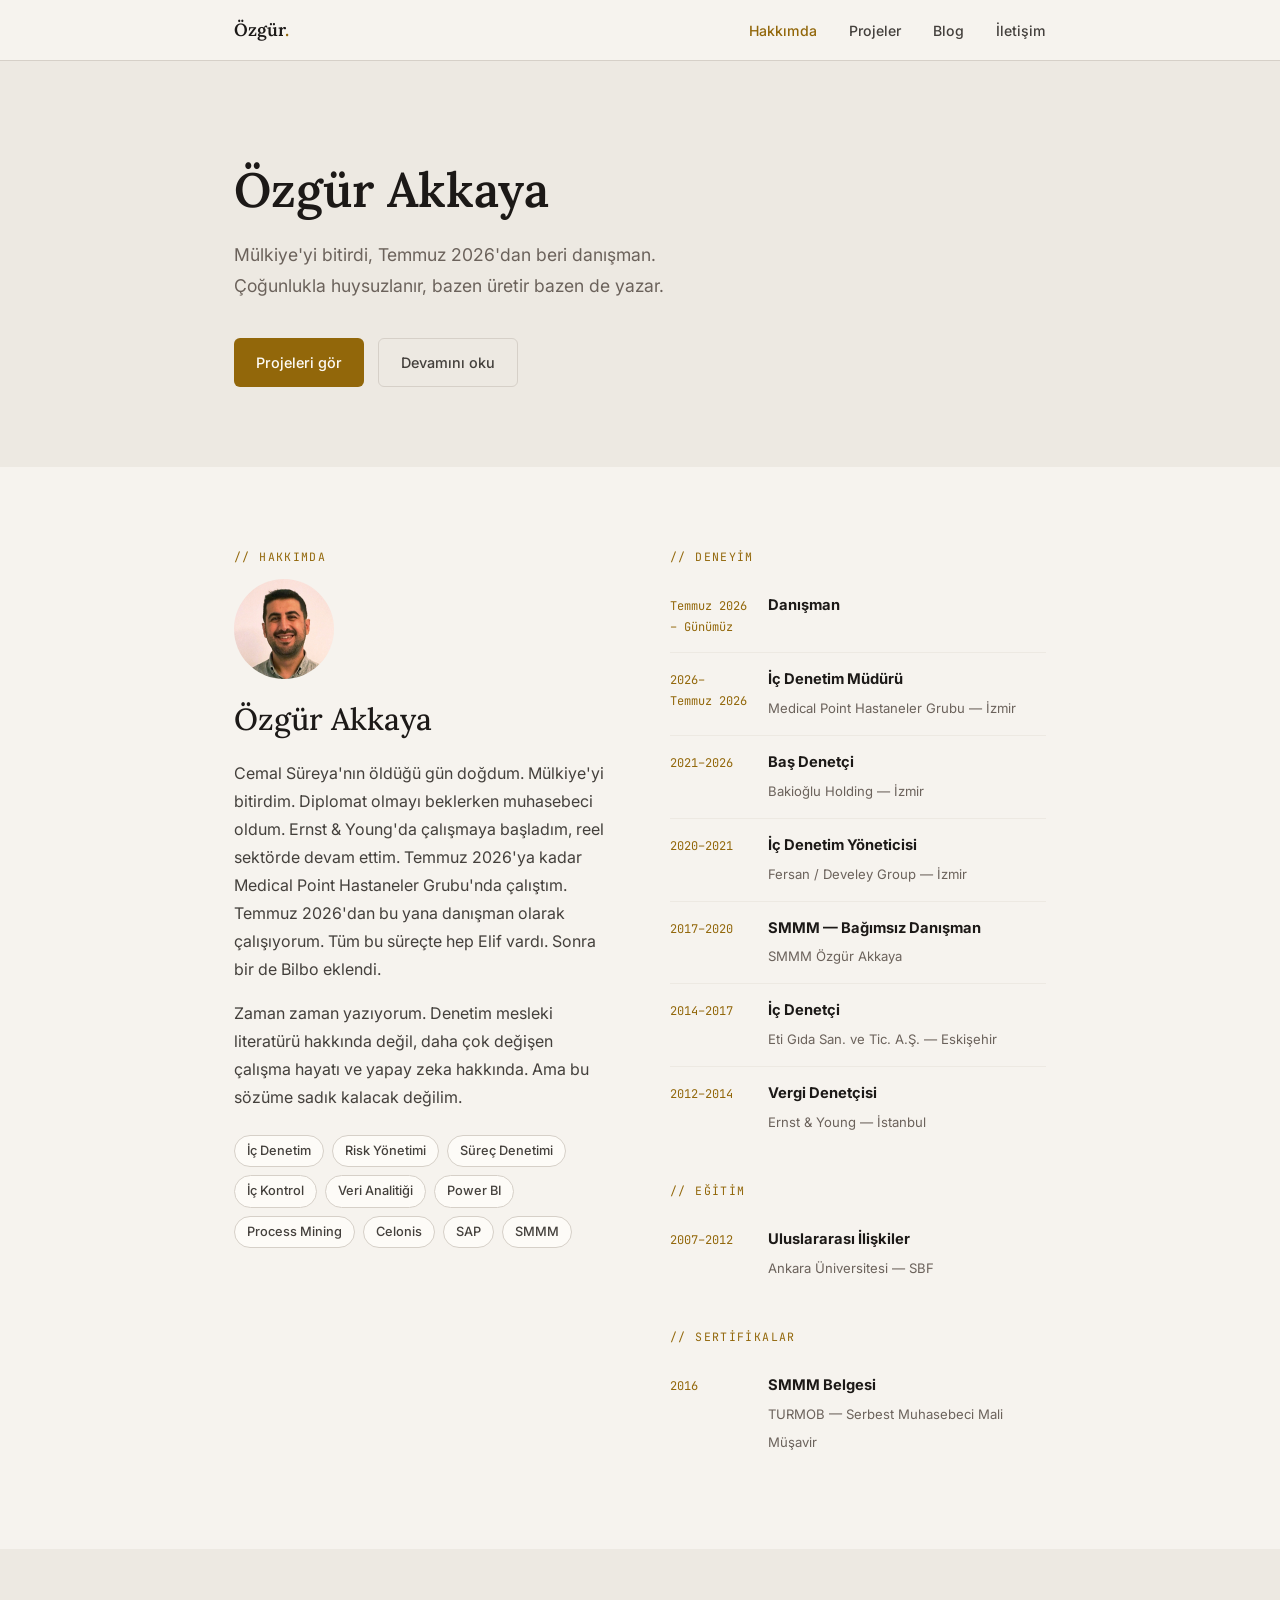
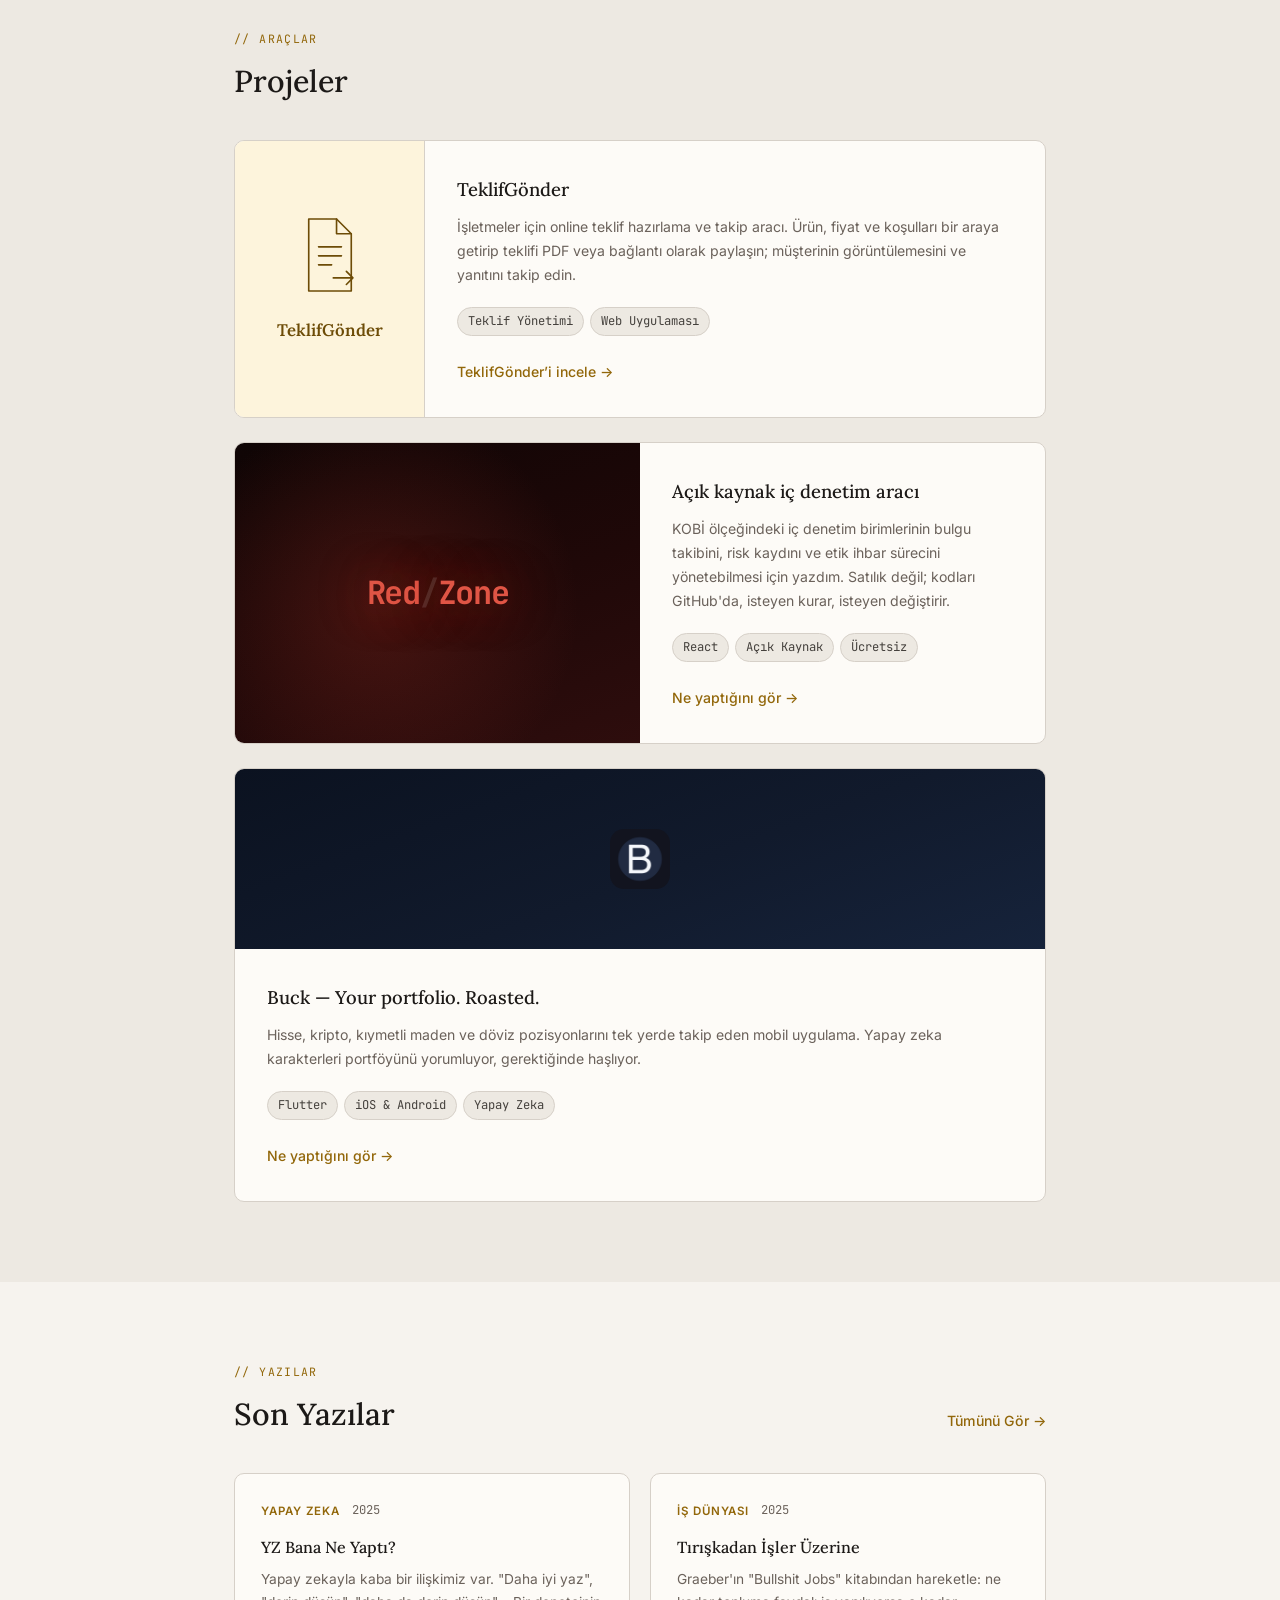
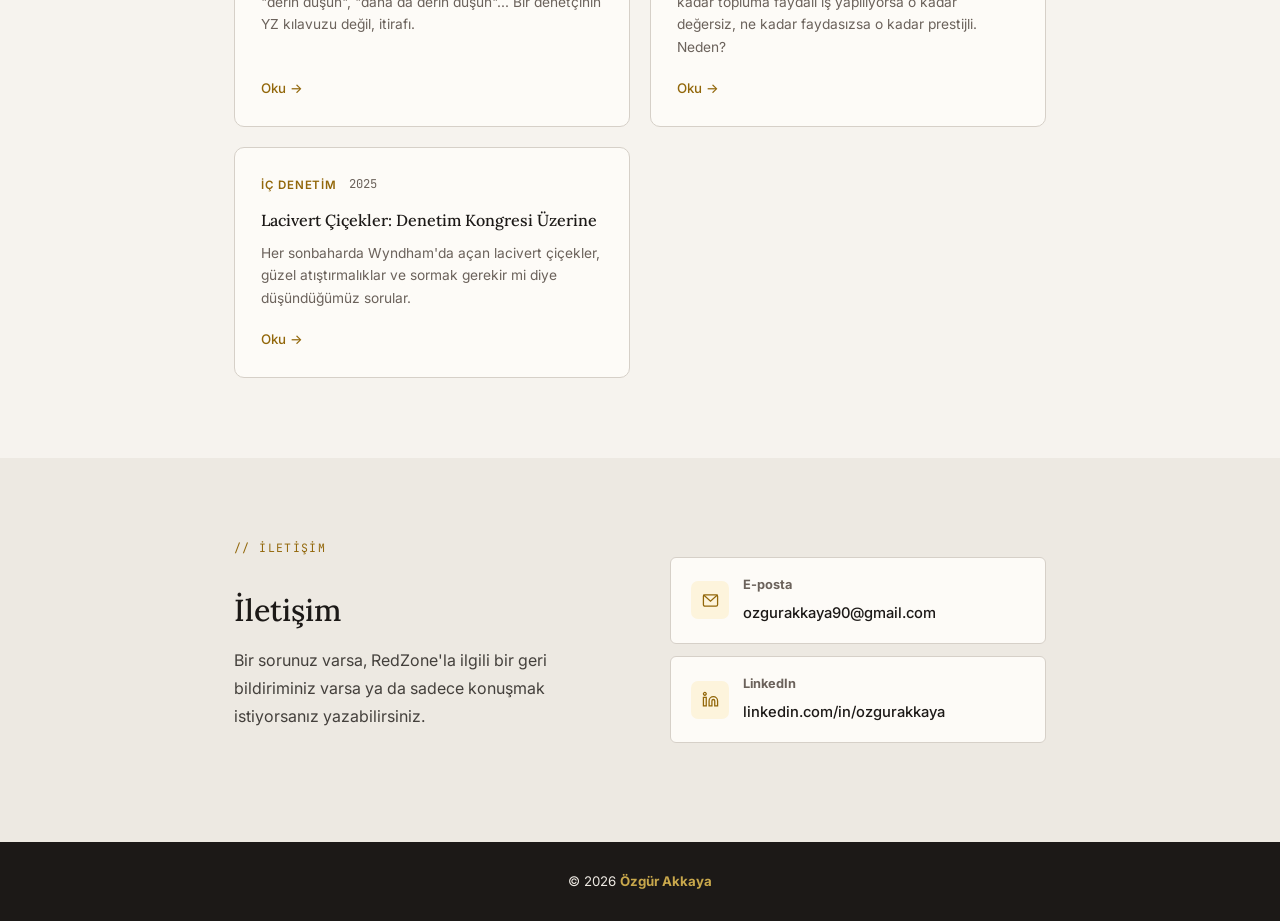
<file: index.html>
<!DOCTYPE html>
<html lang="tr">
<head>
  <meta charset="UTF-8" />
  <meta name="viewport" content="width=device-width, initial-scale=1.0" />
  <title>Özgür Akkaya, CPA — İç Denetim & Risk Yönetimi</title>
  <meta name="description" content="Özgür Akkaya, CPA — Danışman. İç denetim, risk yönetimi ve veri analitiği alanındaki deneyimi, yazıları ve projeleri." />
  <link rel="canonical" href="https://www.ozgurakkaya.net/" />
  <meta property="og:type" content="website" />
  <meta property="og:locale" content="tr_TR" />
  <meta property="og:title" content="Özgür Akkaya — Yazılar ve Projeler" />
  <meta property="og:description" content="İç denetim, çalışma hayatı ve yapay zeka üzerine yazılar; TeklifGönder, RedZone ve Buck projeleri." />
  <meta property="og:url" content="https://www.ozgurakkaya.net/" />
  <meta name="twitter:card" content="summary" />
  <link rel="stylesheet" href="css/style.css" />
</head>
<body class="home-page">
<a href="#main-content" class="skip-link">İçeriğe geç</a>

<!-- ===== NAV ===== -->
<nav aria-label="Ana gezinme">
  <div class="nav-inner">
    <a href="index.html" class="nav-logo">Özgür<span>.</span></a>
    <button type="button" class="hamburger" id="hamburger" aria-label="Menüyü aç" aria-expanded="false" aria-controls="navLinks">
      <span></span><span></span><span></span>
    </button>
    <ul class="nav-links" id="navLinks">
      <li><a href="#about">Hakkımda</a></li>
      <li><a href="#projects">Projeler</a></li>
      <li><a href="blog.html">Blog</a></li>
      <li><a href="#contact" class="nav-cta">İletişim</a></li>
    </ul>
  </div>
</nav>

<main id="main-content" tabindex="-1">
<!-- ===== HERO ===== -->
<section class="hero">
  <div class="container">
    <h1>
      Özgür Akkaya
    </h1>

    <p class="hero-sub">
      Mülkiye'yi bitirdi, Temmuz 2026'dan beri danışman. Çoğunlukla huysuzlanır, bazen üretir bazen de yazar.
    </p>

    <div class="hero-actions">
      <a href="#projects" class="btn btn-primary">Projeleri gör</a>
      <a href="#about" class="btn btn-outline">
        Devamını oku
      </a>
    </div>
  </div>
</section>

<!-- ===== ABOUT ===== -->
<section id="about">
  <div class="container">
    <div class="about-grid">
      <div class="about-text">
        <p class="section-label">// hakkımda</p>
        <img src="img/avatar.png" alt="Özgür Akkaya" style="width:100px; height:100px; border-radius:50%; object-fit:cover; margin-bottom:20px; display:block;" />
        <h2 style="margin-bottom:20px;">Özgür Akkaya</h2>
        <p>
          Cemal Süreya'nın öldüğü gün doğdum. Mülkiye'yi bitirdim. Diplomat olmayı beklerken
          muhasebeci oldum. Ernst &amp; Young'da çalışmaya başladım, reel sektörde devam ettim.
          Temmuz 2026'ya kadar Medical Point Hastaneler Grubu'nda çalıştım.
          Temmuz 2026'dan bu yana danışman olarak çalışıyorum. Tüm bu süreçte hep Elif vardı.
          Sonra bir de Bilbo eklendi.
        </p>
        <p style="margin-top:16px;">
          Zaman zaman yazıyorum. Denetim mesleki literatürü hakkında değil, daha çok değişen
          çalışma hayatı ve yapay zeka hakkında. Ama bu sözüme sadık kalacak değilim.
        </p>
        <div class="skill-list">
          <span class="skill-tag">İç Denetim</span>
          <span class="skill-tag">Risk Yönetimi</span>
          <span class="skill-tag">Süreç Denetimi</span>
          <span class="skill-tag">İç Kontrol</span>
          <span class="skill-tag">Veri Analitiği</span>
          <span class="skill-tag">Power BI</span>
          <span class="skill-tag">Process Mining</span>
          <span class="skill-tag">Celonis</span>
          <span class="skill-tag">SAP</span>
          <span class="skill-tag">SMMM</span>
        </div>
      </div>

      <div class="about-right">
        <p class="section-label">// deneyim</p>
        <div class="timeline">
          <div class="timeline-item">
            <span class="timeline-year"><time datetime="2026-07">Temmuz 2026</time><br>– Günümüz</span>
            <div class="timeline-content">
              <strong>Danışman</strong>
            </div>
          </div>
          <div class="timeline-item">
            <span class="timeline-year"><time datetime="2026">2026</time>–<br><time datetime="2026-07">Temmuz 2026</time></span>
            <div class="timeline-content">
              <strong>İç Denetim Müdürü</strong>
              <span>Medical Point Hastaneler Grubu — İzmir</span>
            </div>
          </div>
          <div class="timeline-item">
            <span class="timeline-year">2021–2026</span>
            <div class="timeline-content">
              <strong>Baş Denetçi</strong>
              <span>Bakioğlu Holding — İzmir</span>
            </div>
          </div>
          <div class="timeline-item">
            <span class="timeline-year">2020–2021</span>
            <div class="timeline-content">
              <strong>İç Denetim Yöneticisi</strong>
              <span>Fersan / Develey Group — İzmir</span>
            </div>
          </div>
          <div class="timeline-item">
            <span class="timeline-year">2017–2020</span>
            <div class="timeline-content">
              <strong>SMMM — Bağımsız Danışman</strong>
              <span>SMMM Özgür Akkaya</span>
            </div>
          </div>
          <div class="timeline-item">
            <span class="timeline-year">2014–2017</span>
            <div class="timeline-content">
              <strong>İç Denetçi</strong>
              <span>Eti Gıda San. ve Tic. A.Ş. — Eskişehir</span>
            </div>
          </div>
          <div class="timeline-item">
            <span class="timeline-year">2012–2014</span>
            <div class="timeline-content">
              <strong>Vergi Denetçisi</strong>
              <span>Ernst &amp; Young — İstanbul</span>
            </div>
          </div>
        </div>

        <p class="section-label" style="margin-top:32px;">// eğitim</p>
        <div class="timeline">
          <div class="timeline-item">
            <span class="timeline-year">2007–2012</span>
            <div class="timeline-content">
              <strong>Uluslararası İlişkiler</strong>
              <span>Ankara Üniversitesi — SBF</span>
            </div>
          </div>
        </div>

        <p class="section-label" style="margin-top:32px;">// sertifikalar</p>
        <div class="timeline">
          <div class="timeline-item">
            <span class="timeline-year">2016</span>
            <div class="timeline-content">
              <strong>SMMM Belgesi</strong>
              <span>TURMOB — Serbest Muhasebeci Mali Müşavir</span>
            </div>
          </div>
        </div>
      </div>
    </div>
  </div>
</section>

<!-- ===== PROJECTS ===== -->
<section id="projects">
  <div class="container">
    <div class="section-header">
      <div>
        <p class="section-label">// araçlar</p>
        <h2>Projeler</h2>
      </div>
    </div>

    <article class="project-card teklif-card" aria-labelledby="teklifgonder-title">
      <div class="teklif-card-visual" aria-hidden="true">
        <svg viewBox="0 0 88 104" fill="none">
          <path d="M18 8h34l18 18v70H18z" stroke="currentColor" stroke-width="2" stroke-linejoin="round" />
          <path d="M52 8v18h18M30 42h28M30 53h28M30 64h16" stroke="currentColor" stroke-width="2" stroke-linecap="round" stroke-linejoin="round" />
          <path d="M48 80h24m-8-8 8 8-8 8" stroke="currentColor" stroke-width="2" stroke-linecap="round" stroke-linejoin="round" />
        </svg>
        <span>TeklifGönder</span>
      </div>
      <div class="project-info">
        <h3 id="teklifgonder-title">TeklifGönder</h3>
        <p>
          İşletmeler için online teklif hazırlama ve takip aracı.
          Ürün, fiyat ve koşulları bir araya getirip teklifi PDF veya
          bağlantı olarak paylaşın; müşterinin görüntülemesini ve yanıtını takip edin.
        </p>
        <div class="project-tags">
          <span class="tag">Teklif Yönetimi</span>
          <span class="tag">Web Uygulaması</span>
        </div>
        <div class="project-links">
          <a href="https://teklifgonder.net" class="project-link">TeklifGönder’i incele →</a>
        </div>
      </div>
    </article>

    <div class="project-card featured">
      <div class="project-visual">
        <div class="rz-logo">Red<span>/</span>Zone</div>
      </div>
      <div class="project-info">
        <h3>Açık kaynak iç denetim aracı</h3>
        <p>
          KOBİ ölçeğindeki iç denetim birimlerinin bulgu takibini, risk
          kaydını ve etik ihbar sürecini yönetebilmesi için yazdım.
          Satılık değil; kodları GitHub'da, isteyen kurar, isteyen değiştirir.
        </p>
        <div class="project-tags">
          <span class="tag">React</span>
          <span class="tag">Açık Kaynak</span>
          <span class="tag">Ücretsiz</span>
        </div>
        <div class="project-links">
          <a href="redzone.html" class="project-link">Ne yaptığını gör →</a>
        </div>
      </div>
    </div>

    <div class="project-card" style="margin-top:24px;">
      <div class="buck-card-visual">
        <img src="img/buck/icon.png" alt="Buck logosu" />
      </div>
      <div class="project-info">
        <h3>Buck — Your portfolio. Roasted.</h3>
        <p>
          Hisse, kripto, kıymetli maden ve döviz pozisyonlarını tek yerde
          takip eden mobil uygulama. Yapay zeka karakterleri portföyünü
          yorumluyor, gerektiğinde haşlıyor.
        </p>
        <div class="project-tags">
          <span class="tag">Flutter</span>
          <span class="tag">iOS &amp; Android</span>
          <span class="tag">Yapay Zeka</span>
        </div>
        <div class="project-links">
          <a href="buck.html" class="project-link">Ne yaptığını gör →</a>
        </div>
      </div>
    </div>

  </div>
</section>

<!-- ===== BLOG PREVIEW ===== -->
<section id="blog">
  <div class="container">
    <div class="section-header">
      <div>
        <p class="section-label">// yazılar</p>
        <h2>Son Yazılar</h2>
      </div>
      <a href="blog.html">Tümünü Gör →</a>
    </div>

    <div class="blog-grid">
      <a href="yazi/yapay-zeka-bana-ne-yapti.html" class="blog-card">
        <div class="blog-meta">
          <span class="blog-cat">Yapay Zeka</span>
          <span class="blog-date">2025</span>
        </div>
        <h3>YZ Bana Ne Yaptı?</h3>
        <p>Yapay zekayla kaba bir ilişkimiz var. "Daha iyi yaz", "derin düşün", "daha da derin düşün"... Bir denetçinin YZ kılavuzu değil, itirafı.</p>
        <span class="read-more">Oku →</span>
      </a>

      <a href="yazi/tiriskadan-isler-uzerine.html" class="blog-card">
        <div class="blog-meta">
          <span class="blog-cat">İş Dünyası</span>
          <span class="blog-date">2025</span>
        </div>
        <h3>Tırışkadan İşler Üzerine</h3>
        <p>Graeber'ın "Bullshit Jobs" kitabından hareketle: ne kadar topluma faydalı iş yapılıyorsa o kadar değersiz, ne kadar faydasızsa o kadar prestijli. Neden?</p>
        <span class="read-more">Oku →</span>
      </a>

      <a href="yazi/ic-denetim-kongresi.html" class="blog-card">
        <div class="blog-meta">
          <span class="blog-cat">İç Denetim</span>
          <span class="blog-date">2025</span>
        </div>
        <h3>Lacivert Çiçekler: Denetim Kongresi Üzerine</h3>
        <p>Her sonbaharda Wyndham'da açan lacivert çiçekler, güzel atıştırmalıklar ve sormak gerekir mi diye düşündüğümüz sorular.</p>
        <span class="read-more">Oku →</span>
      </a>
    </div>
  </div>
</section>

<!-- ===== CONTACT ===== -->
<section id="contact">
  <div class="container">
    <div class="contact-wrapper">
      <div class="contact-info">
        <p class="section-label">// iletişim</p>
        <h2 style="margin-bottom:16px;">İletişim</h2>
        <p>
          Bir sorunuz varsa, RedZone'la ilgili bir geri bildiriminiz varsa
          ya da sadece konuşmak istiyorsanız yazabilirsiniz.
        </p>
      </div>

      <div class="contact-links">
        <a href="mailto:ozgurakkaya90@gmail.com" class="contact-item">
          <div class="contact-icon">
            <svg viewBox="0 0 24 24" stroke-width="1.8">
              <rect x="2" y="4" width="20" height="16" rx="2"/>
              <polyline points="2,4 12,13 22,4"/>
            </svg>
          </div>
          <div class="contact-item-text">
            <strong>E-posta</strong>
            <span>ozgurakkaya90@gmail.com</span>
          </div>
        </a>

        <a href="https://www.linkedin.com/in/ozgurakkaya/" target="_blank" rel="noopener" class="contact-item">
          <div class="contact-icon">
            <svg viewBox="0 0 24 24" stroke-width="1.8">
              <path d="M16 8a6 6 0 0 1 6 6v7h-4v-7a2 2 0 0 0-2-2 2 2 0 0 0-2 2v7h-4v-7a6 6 0 0 1 6-6z"/>
              <rect x="2" y="9" width="4" height="12"/>
              <circle cx="4" cy="4" r="2"/>
            </svg>
          </div>
          <div class="contact-item-text">
            <strong>LinkedIn</strong>
            <span>linkedin.com/in/ozgurakkaya</span>
          </div>
        </a>
      </div>
    </div>
  </div>
</section>

</main>

<!-- ===== FOOTER ===== -->
<footer>
  <div class="container">
    <p>© 2026 <strong>Özgür Akkaya</strong></p>
  </div>
</footer>

<script src="js/main.js"></script>
</body>
</html>
</file>
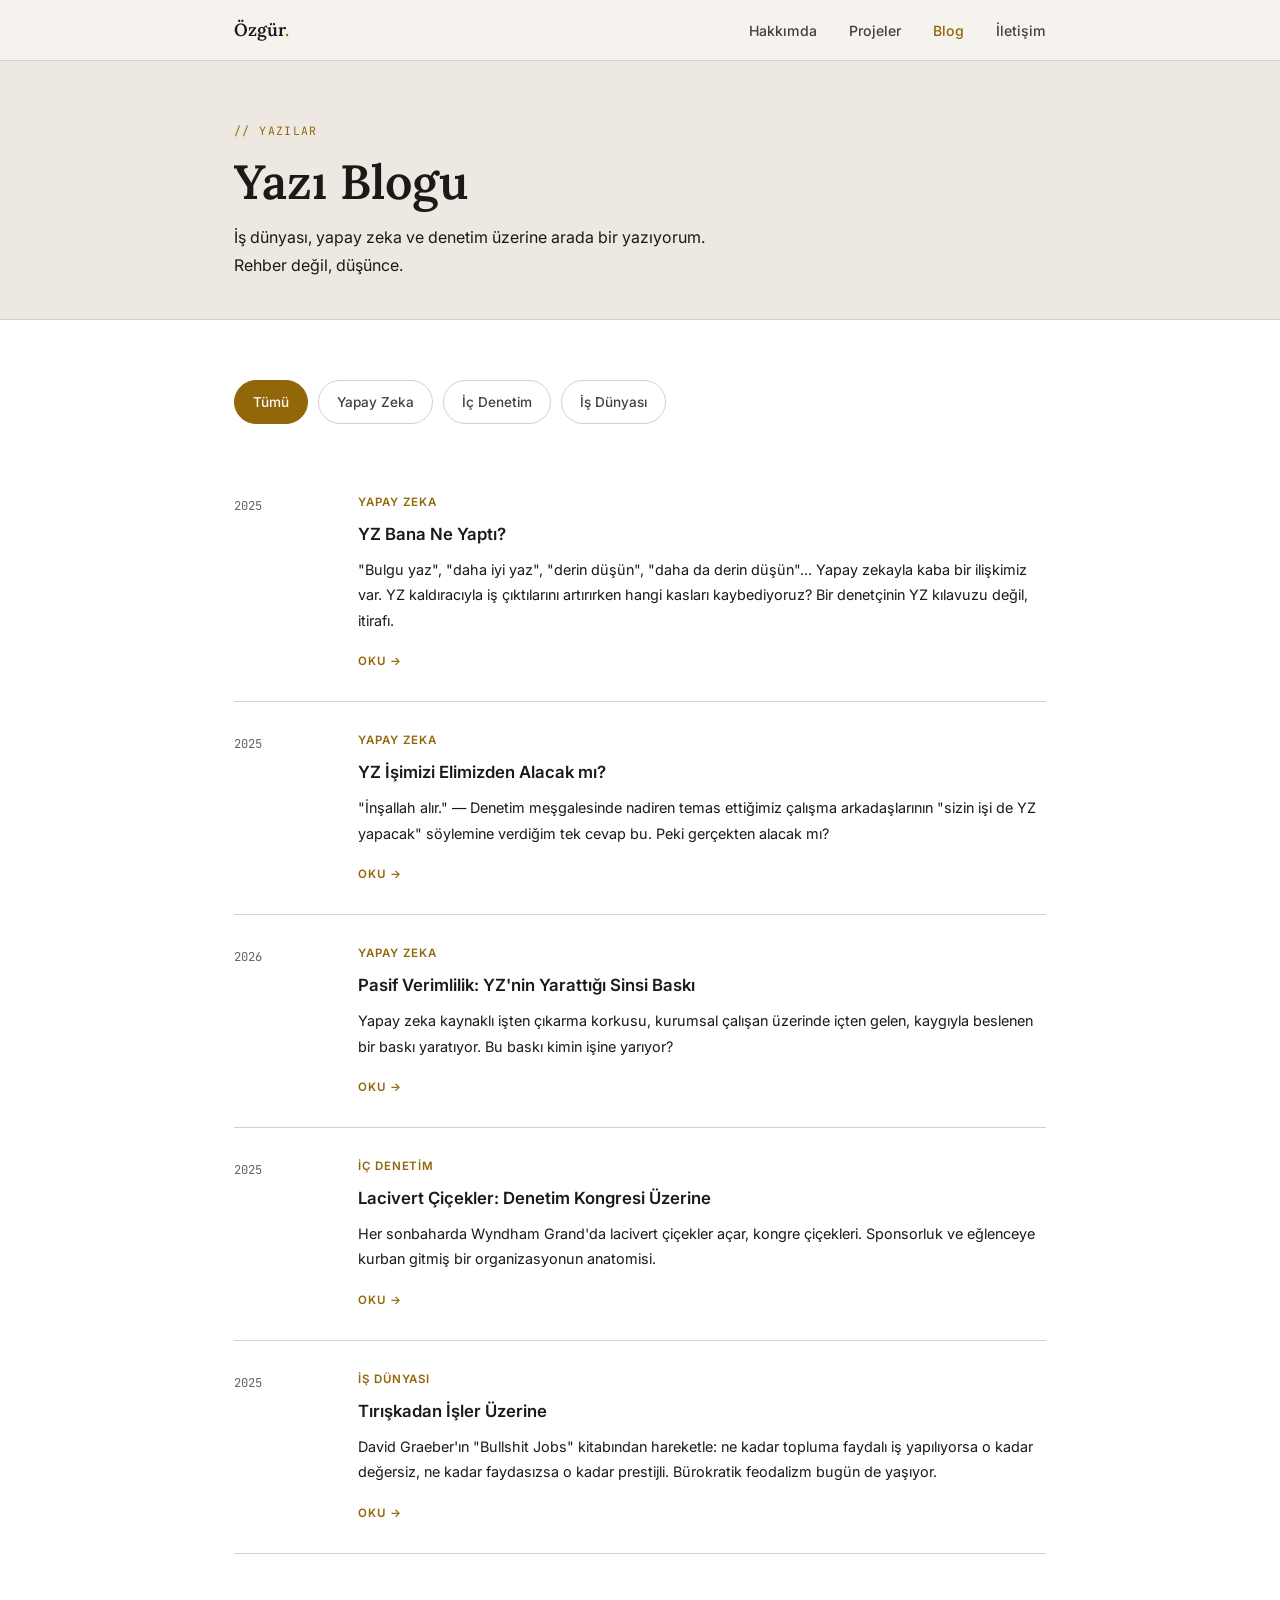
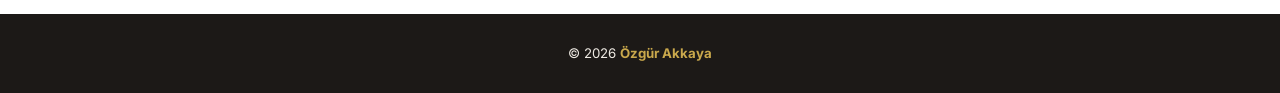
<file: blog.html>
<!DOCTYPE html>
<html lang="tr">
<head>
  <meta charset="UTF-8" />
  <meta name="viewport" content="width=device-width, initial-scale=1.0" />
  <title>Blog — Özgür Akkaya</title>
  <meta name="description" content="İç denetim, risk yönetimi ve teknoloji üzerine yazılar." />
  <link rel="stylesheet" href="css/style.css" />
</head>
<body>

<!-- ===== NAV ===== -->
<nav aria-label="Ana gezinme">
  <div class="nav-inner">
    <a href="index.html" class="nav-logo">Özgür<span>.</span></a>
    <button type="button" class="hamburger" id="hamburger" aria-label="Menüyü aç" aria-expanded="false" aria-controls="navLinks">
      <span></span><span></span><span></span>
    </button>
    <ul class="nav-links" id="navLinks">
      <li><a href="index.html#about">Hakkımda</a></li>
      <li><a href="index.html#projects">Projeler</a></li>
      <li><a href="blog.html" class="active">Blog</a></li>
      <li><a href="index.html#contact" class="nav-cta">İletişim</a></li>
    </ul>
  </div>
</nav>

<!-- ===== BLOG HERO ===== -->
<div class="blog-hero">
  <div class="container">
    <p class="section-label">// yazılar</p>
    <h1 style="margin-bottom:12px;">Yazı Blogu</h1>
    <p style="color: var(--gray-500); max-width:480px;">
      İş dünyası, yapay zeka ve denetim üzerine arada bir yazıyorum.
      Rehber değil, düşünce.
    </p>
  </div>
</div>

<!-- ===== POST LIST ===== -->
<section class="blog-list" style="background:var(--white);">
  <div class="container">

    <!-- Kategori filtresi -->
    <div style="display:flex; gap:10px; flex-wrap:wrap; margin-bottom:40px;">
      <button class="filter-btn active" data-cat="all" aria-pressed="true">Tümü</button>
      <button class="filter-btn" data-cat="tech" aria-pressed="false">Yapay Zeka</button>
      <button class="filter-btn" data-cat="denetim" aria-pressed="false">İç Denetim</button>
      <button class="filter-btn" data-cat="risk" aria-pressed="false">İş Dünyası</button>
    </div>

    <!-- YAZILAR -->
    <div class="blog-post-item" data-cat="tech">
      <div class="blog-post-date">2025</div>
      <div>
        <div class="blog-meta" style="margin-bottom:8px;">
          <span class="blog-cat">Yapay Zeka</span>
        </div>
        <h3 style="margin-bottom:8px;">YZ Bana Ne Yaptı?</h3>
        <p style="font-size:0.9rem; color:var(--gray-500); margin-bottom:12px;">
          "Bulgu yaz", "daha iyi yaz", "derin düşün", "daha da derin düşün"... Yapay zekayla kaba bir ilişkimiz var.
          YZ kaldıracıyla iş çıktılarını artırırken hangi kasları kaybediyoruz?
          Bir denetçinin YZ kılavuzu değil, itirafı.
        </p>
        <a href="yazi/yapay-zeka-bana-ne-yapti.html" class="blog-cat" style="cursor:pointer;">Oku →</a>
      </div>
    </div>

    <div class="blog-post-item" data-cat="tech">
      <div class="blog-post-date">2025</div>
      <div>
        <div class="blog-meta" style="margin-bottom:8px;">
          <span class="blog-cat">Yapay Zeka</span>
        </div>
        <h3 style="margin-bottom:8px;">YZ İşimizi Elimizden Alacak mı?</h3>
        <p style="font-size:0.9rem; color:var(--gray-500); margin-bottom:12px;">
          "İnşallah alır." — Denetim meşgalesinde nadiren temas ettiğimiz çalışma arkadaşlarının
          "sizin işi de YZ yapacak" söylemine verdiğim tek cevap bu.
          Peki gerçekten alacak mı?
        </p>
        <a href="yazi/yapay-zeka-uzerine.html" class="blog-cat" style="cursor:pointer;">Oku →</a>
      </div>
    </div>

    <div class="blog-post-item" data-cat="tech">
      <div class="blog-post-date">2026</div>
      <div>
        <div class="blog-meta" style="margin-bottom:8px;">
          <span class="blog-cat">Yapay Zeka</span>
        </div>
        <h3 style="margin-bottom:8px;">Pasif Verimlilik: YZ'nin Yarattığı Sinsi Baskı</h3>
        <p style="font-size:0.9rem; color:var(--gray-500); margin-bottom:12px;">
          Yapay zeka kaynaklı işten çıkarma korkusu, kurumsal çalışan üzerinde içten gelen,
          kaygıyla beslenen bir baskı yaratıyor. Bu baskı kimin işine yarıyor?
        </p>
        <a href="yazi/pasif-verimlilik.html" class="blog-cat" style="cursor:pointer;">Oku →</a>
      </div>
    </div>

    <div class="blog-post-item" data-cat="denetim">
      <div class="blog-post-date">2025</div>
      <div>
        <div class="blog-meta" style="margin-bottom:8px;">
          <span class="blog-cat">İç Denetim</span>
        </div>
        <h3 style="margin-bottom:8px;">Lacivert Çiçekler: Denetim Kongresi Üzerine</h3>
        <p style="font-size:0.9rem; color:var(--gray-500); margin-bottom:12px;">
          Her sonbaharda Wyndham Grand'da lacivert çiçekler açar, kongre çiçekleri.
          Sponsorluk ve eğlenceye kurban gitmiş bir organizasyonun anatomisi.
        </p>
        <a href="yazi/ic-denetim-kongresi.html" class="blog-cat" style="cursor:pointer;">Oku →</a>
      </div>
    </div>

    <div class="blog-post-item" data-cat="risk">
      <div class="blog-post-date">2025</div>
      <div>
        <div class="blog-meta" style="margin-bottom:8px;">
          <span class="blog-cat">İş Dünyası</span>
        </div>
        <h3 style="margin-bottom:8px;">Tırışkadan İşler Üzerine</h3>
        <p style="font-size:0.9rem; color:var(--gray-500); margin-bottom:12px;">
          David Graeber'ın "Bullshit Jobs" kitabından hareketle: ne kadar topluma faydalı iş yapılıyorsa
          o kadar değersiz, ne kadar faydasızsa o kadar prestijli. Bürokratik feodalizm bugün de yaşıyor.
        </p>
        <a href="yazi/tiriskadan-isler-uzerine.html" class="blog-cat" style="cursor:pointer;">Oku →</a>
      </div>
    </div>

  </div>
</section>


<!-- ===== FOOTER ===== -->
<footer>
  <div class="container">
    <p>© 2026 <strong>Özgür Akkaya</strong></p>
  </div>
</footer>

<script src="js/main.js"></script>
</body>
</html>
</file>
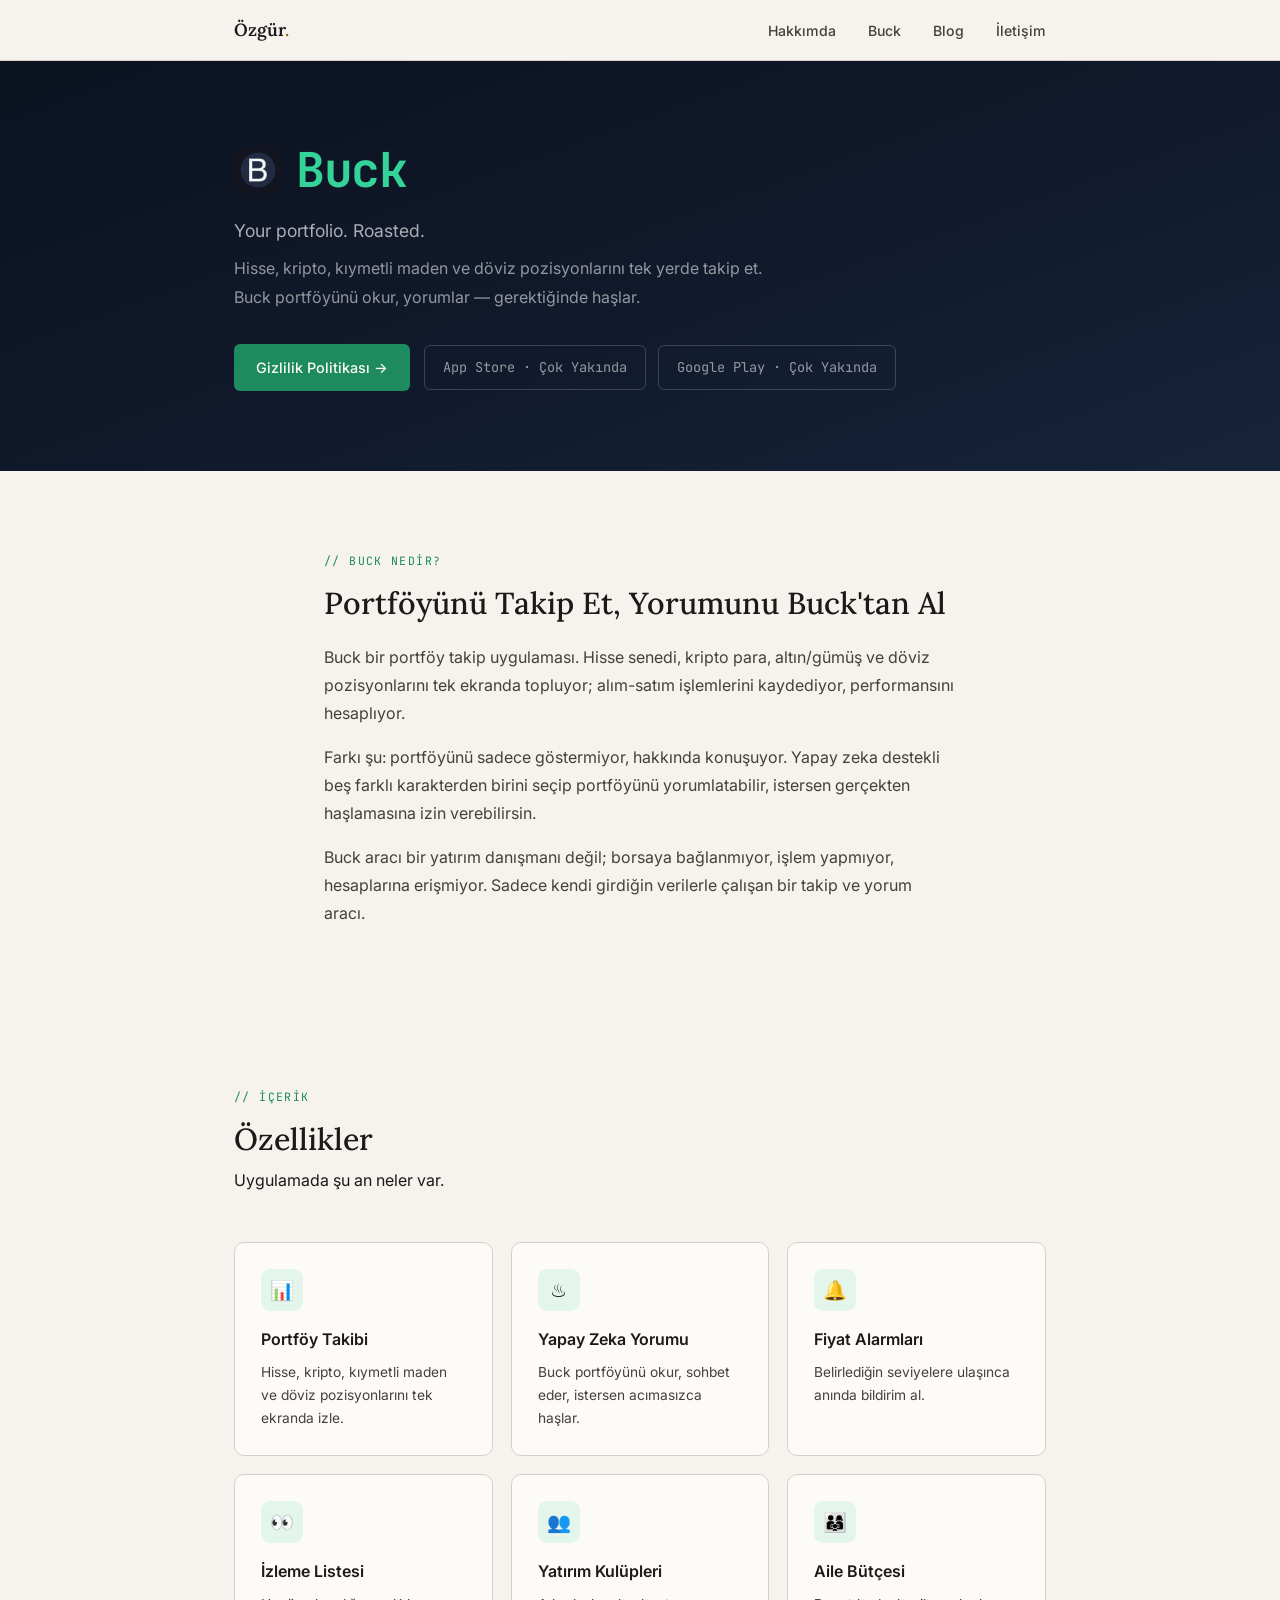
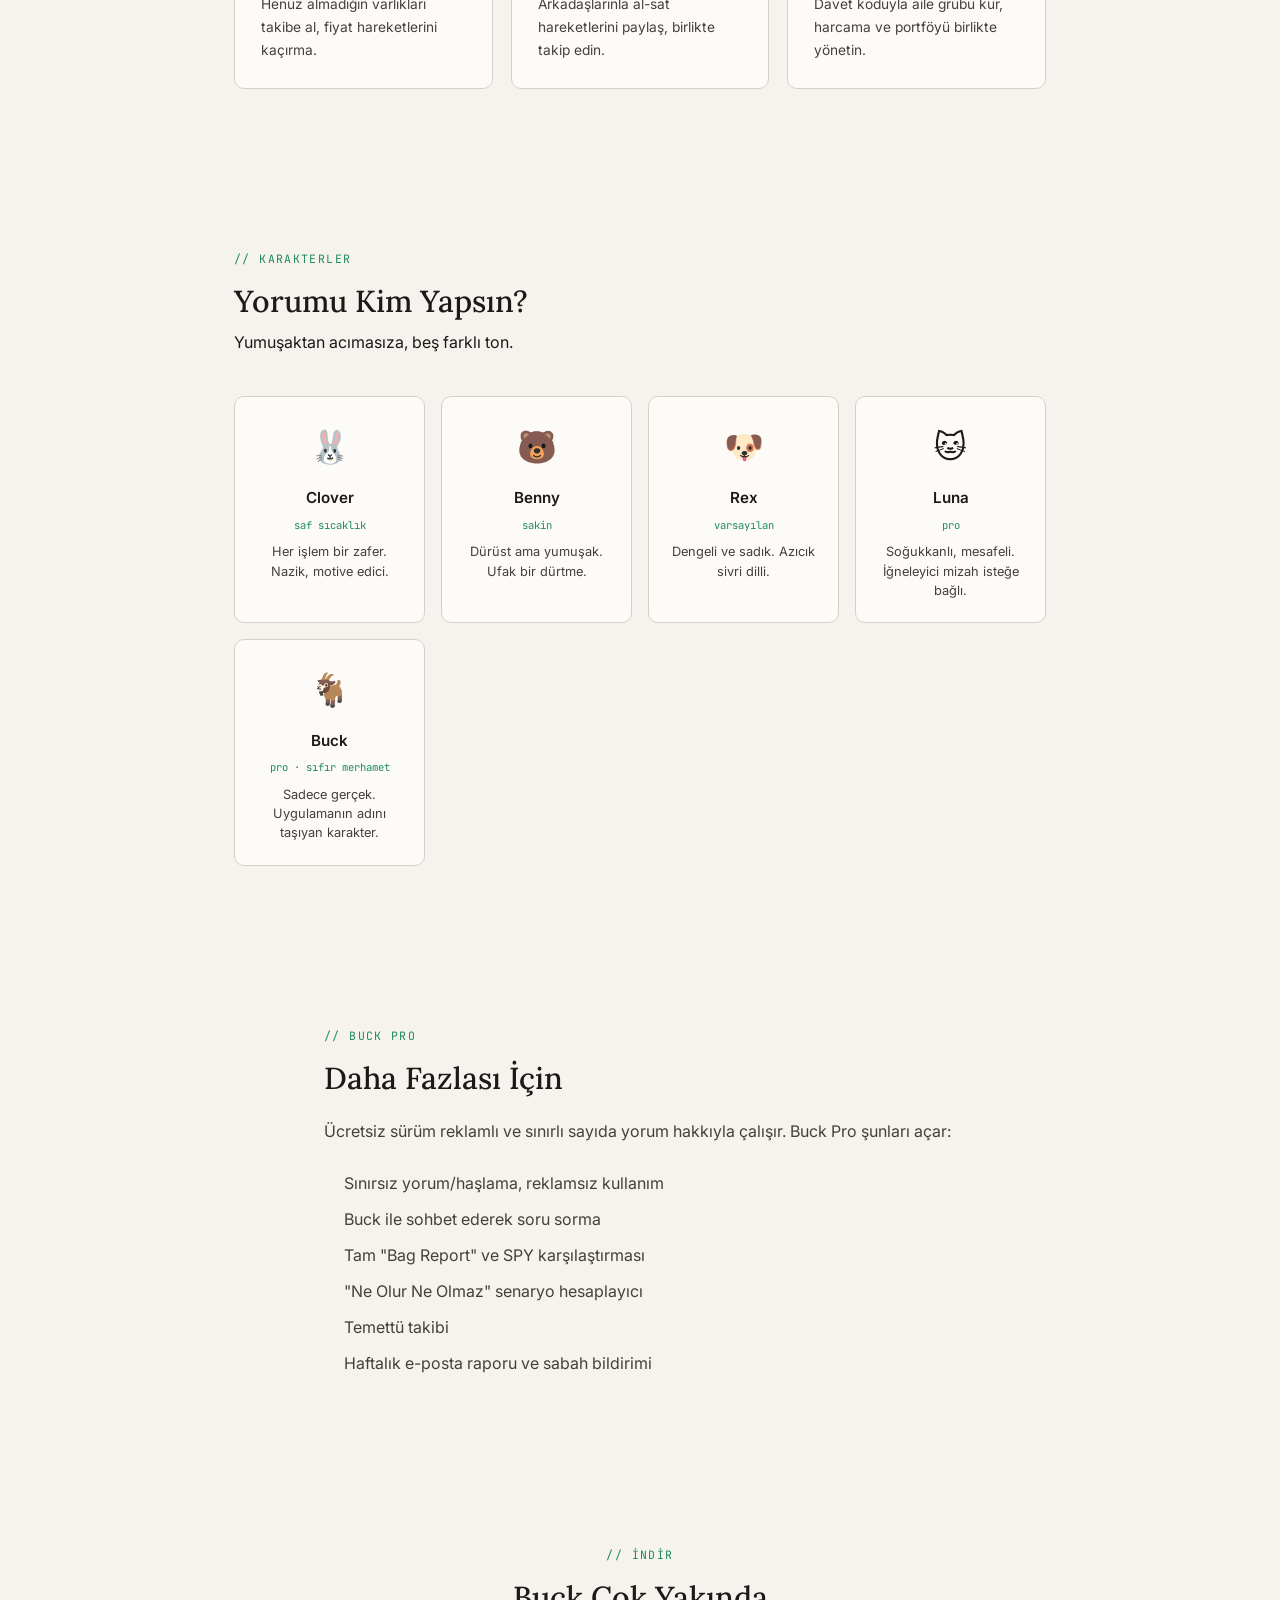
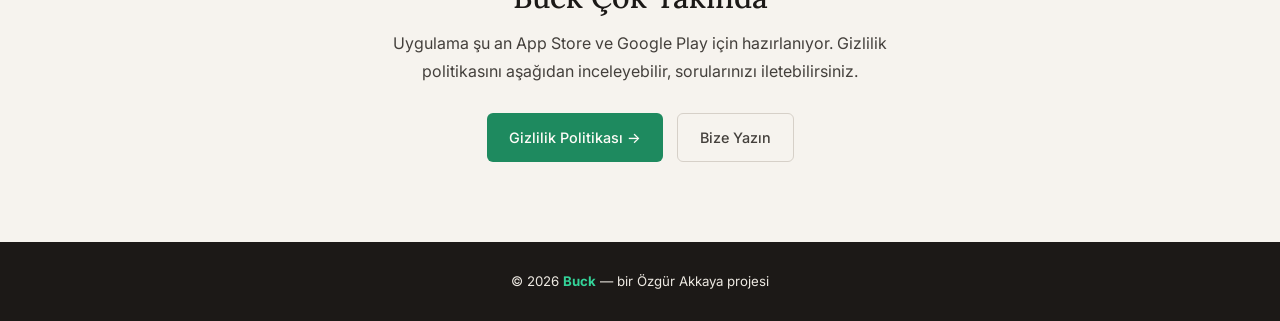
<file: buck.html>
<!DOCTYPE html>
<html lang="tr">
<head>
  <meta charset="UTF-8" />
  <meta name="viewport" content="width=device-width, initial-scale=1.0" />
  <title>Buck — Özgür Akkaya</title>
  <meta name="description" content="Buck — Portföyünü takip et, yapay zeka yorumuyla gerçeği duy. Hisse, kripto, kıymetli maden ve döviz tek uygulamada." />
  <link rel="stylesheet" href="css/style.css" />
</head>
<body class="buck-page">

<!-- ===== NAV ===== -->
<nav aria-label="Ana gezinme">
  <div class="nav-inner">
    <a href="index.html" class="nav-logo">Özgür<span>.</span></a>
    <button type="button" class="hamburger" id="hamburger" aria-label="Menüyü aç" aria-expanded="false" aria-controls="navLinks">
      <span></span><span></span><span></span>
    </button>
    <ul class="nav-links" id="navLinks">
      <li><a href="index.html#about">Hakkımda</a></li>
      <li><a href="index.html#projects" class="active">Buck</a></li>
      <li><a href="blog.html">Blog</a></li>
      <li><a href="index.html#contact">İletişim</a></li>
    </ul>
  </div>
</nav>

<!-- ===== HERO ===== -->
<div class="buck-hero">
  <div class="container">
    <h1 style="margin-bottom:16px;">
      <img src="img/buck/icon.png" alt="Buck logosu" />
      <span>Buck</span>
    </h1>
    <p style="font-size:1.1rem; max-width:560px; margin-bottom:8px; color:rgba(255,255,255,0.65); line-height:1.8;">
      Your portfolio. Roasted.
    </p>
    <p style="font-size:1rem; max-width:560px; margin-bottom:32px; color:rgba(255,255,255,0.55); line-height:1.8;">
      Hisse, kripto, kıymetli maden ve döviz pozisyonlarını tek yerde takip et.
      Buck portföyünü okur, yorumlar — gerektiğinde haşlar.
    </p>
    <div style="display:flex; gap:14px; flex-wrap:wrap; align-items:center;">
      <a href="buck_privacy_policy.html" class="btn btn-primary">
        Gizlilik Politikası →
      </a>
      <div class="badge-row">
        <span class="store-badge">App Store · Çok Yakında</span>
        <span class="store-badge">Google Play · Çok Yakında</span>
      </div>
    </div>
  </div>
</div>

<!-- ===== BUCK NEDİR ===== -->
<section>
  <div class="container" style="max-width:680px;">
    <p class="section-label">// buck nedir?</p>
    <h2 style="margin-bottom:20px;">Portföyünü Takip Et, Yorumunu Buck'tan Al</h2>
    <p>
      Buck bir portföy takip uygulaması. Hisse senedi, kripto para, altın/gümüş
      ve döviz pozisyonlarını tek ekranda topluyor; alım-satım işlemlerini
      kaydediyor, performansını hesaplıyor.
    </p>
    <p style="margin-top:16px;">
      Farkı şu: portföyünü sadece göstermiyor, hakkında konuşuyor. Yapay zeka
      destekli beş farklı karakterden birini seçip portföyünü yorumlatabilir,
      istersen gerçekten haşlamasına izin verebilirsin.
    </p>
    <p style="margin-top:16px;">
      Buck aracı bir yatırım danışmanı değil; borsaya bağlanmıyor, işlem
      yapmıyor, hesaplarına erişmiyor. Sadece kendi girdiğin verilerle
      çalışan bir takip ve yorum aracı.
    </p>
  </div>
</section>

<!-- ===== ÖZELLİKLER ===== -->
<section id="features" style="background: var(--gray-100);">
  <div class="container">
    <p class="section-label">// içerik</p>
    <h2 style="margin-bottom:8px;">Özellikler</h2>
    <p style="margin-bottom:0; color:var(--gray-500);">Uygulamada şu an neler var.</p>

    <div class="feature-grid">

      <div class="feature-card">
        <div class="feature-icon">📊</div>
        <h3>Portföy Takibi</h3>
        <p>Hisse, kripto, kıymetli maden ve döviz pozisyonlarını tek ekranda izle.</p>
      </div>

      <div class="feature-card">
        <div class="feature-icon">♨️</div>
        <h3>Yapay Zeka Yorumu</h3>
        <p>Buck portföyünü okur, sohbet eder, istersen acımasızca haşlar.</p>
      </div>

      <div class="feature-card">
        <div class="feature-icon">🔔</div>
        <h3>Fiyat Alarmları</h3>
        <p>Belirlediğin seviyelere ulaşınca anında bildirim al.</p>
      </div>

      <div class="feature-card">
        <div class="feature-icon">👀</div>
        <h3>İzleme Listesi</h3>
        <p>Henüz almadığın varlıkları takibe al, fiyat hareketlerini kaçırma.</p>
      </div>

      <div class="feature-card">
        <div class="feature-icon">👥</div>
        <h3>Yatırım Kulüpleri</h3>
        <p>Arkadaşlarınla al-sat hareketlerini paylaş, birlikte takip edin.</p>
      </div>

      <div class="feature-card">
        <div class="feature-icon">👨‍👩‍👧</div>
        <h3>Aile Bütçesi</h3>
        <p>Davet koduyla aile grubu kur, harcama ve portföyü birlikte yönetin.</p>
      </div>

    </div>
  </div>
</section>

<!-- ===== KARAKTERLER ===== -->
<section>
  <div class="container">
    <p class="section-label">// karakterler</p>
    <h2 style="margin-bottom:8px;">Yorumu Kim Yapsın?</h2>
    <p style="margin-bottom:0; color:var(--gray-500);">Yumuşaktan acımasıza, beş farklı ton.</p>

    <div class="persona-grid">
      <div class="persona-card">
        <div class="persona-emoji">🐰</div>
        <h3>Clover</h3>
        <span class="persona-badge">saf sıcaklık</span>
        <p>Her işlem bir zafer. Nazik, motive edici.</p>
      </div>
      <div class="persona-card">
        <div class="persona-emoji">🐻</div>
        <h3>Benny</h3>
        <span class="persona-badge">sakin</span>
        <p>Dürüst ama yumuşak. Ufak bir dürtme.</p>
      </div>
      <div class="persona-card">
        <div class="persona-emoji">🐶</div>
        <h3>Rex</h3>
        <span class="persona-badge">varsayılan</span>
        <p>Dengeli ve sadık. Azıcık sivri dilli.</p>
      </div>
      <div class="persona-card">
        <div class="persona-emoji">🐱</div>
        <h3>Luna</h3>
        <span class="persona-badge">pro</span>
        <p>Soğukkanlı, mesafeli. İğneleyici mizah isteğe bağlı.</p>
      </div>
      <div class="persona-card">
        <div class="persona-emoji">🐐</div>
        <h3>Buck</h3>
        <span class="persona-badge">pro · sıfır merhamet</span>
        <p>Sadece gerçek. Uygulamanın adını taşıyan karakter.</p>
      </div>
    </div>
  </div>
</section>

<!-- ===== BUCK PRO ===== -->
<section style="background: var(--gray-100);">
  <div class="container" style="max-width:680px;">
    <p class="section-label">// buck pro</p>
    <h2 style="margin-bottom:20px;">Daha Fazlası İçin</h2>
    <p style="margin-bottom:24px;">
      Ücretsiz sürüm reklamlı ve sınırlı sayıda yorum hakkıyla çalışır. Buck Pro
      şunları açar:
    </p>
    <ul style="padding-left:20px; color:var(--ink-mid);">
      <li style="margin-bottom:8px;">Sınırsız yorum/haşlama, reklamsız kullanım</li>
      <li style="margin-bottom:8px;">Buck ile sohbet ederek soru sorma</li>
      <li style="margin-bottom:8px;">Tam "Bag Report" ve SPY karşılaştırması</li>
      <li style="margin-bottom:8px;">"Ne Olur Ne Olmaz" senaryo hesaplayıcı</li>
      <li style="margin-bottom:8px;">Temettü takibi</li>
      <li style="margin-bottom:8px;">Haftalık e-posta raporu ve sabah bildirimi</li>
    </ul>
  </div>
</section>

<!-- ===== İNDİR / İLETİŞİM ===== -->
<section style="background: var(--gray-100);">
  <div class="container" style="max-width:560px; text-align:center;">
    <p class="section-label" style="text-align:center;">// indir</p>
    <h2 style="margin-bottom:12px;">Buck Çok Yakında</h2>
    <p style="margin-bottom:28px;">
      Uygulama şu an App Store ve Google Play için hazırlanıyor. Gizlilik
      politikasını aşağıdan inceleyebilir, sorularınızı iletebilirsiniz.
    </p>
    <div style="display:flex; gap:14px; justify-content:center; flex-wrap:wrap;">
      <a href="buck_privacy_policy.html" class="btn btn-primary">
        Gizlilik Politikası →
      </a>
      <a href="mailto:support@buckapp.ozgurakkaya.net" class="btn btn-outline">
        Bize Yazın
      </a>
    </div>
  </div>
</section>

<!-- ===== FOOTER ===== -->
<footer>
  <div class="container">
    <p>© 2026 <strong>Buck</strong> — bir Özgür Akkaya projesi</p>
  </div>
</footer>

<script src="js/main.js"></script>
</body>
</html>
</file>
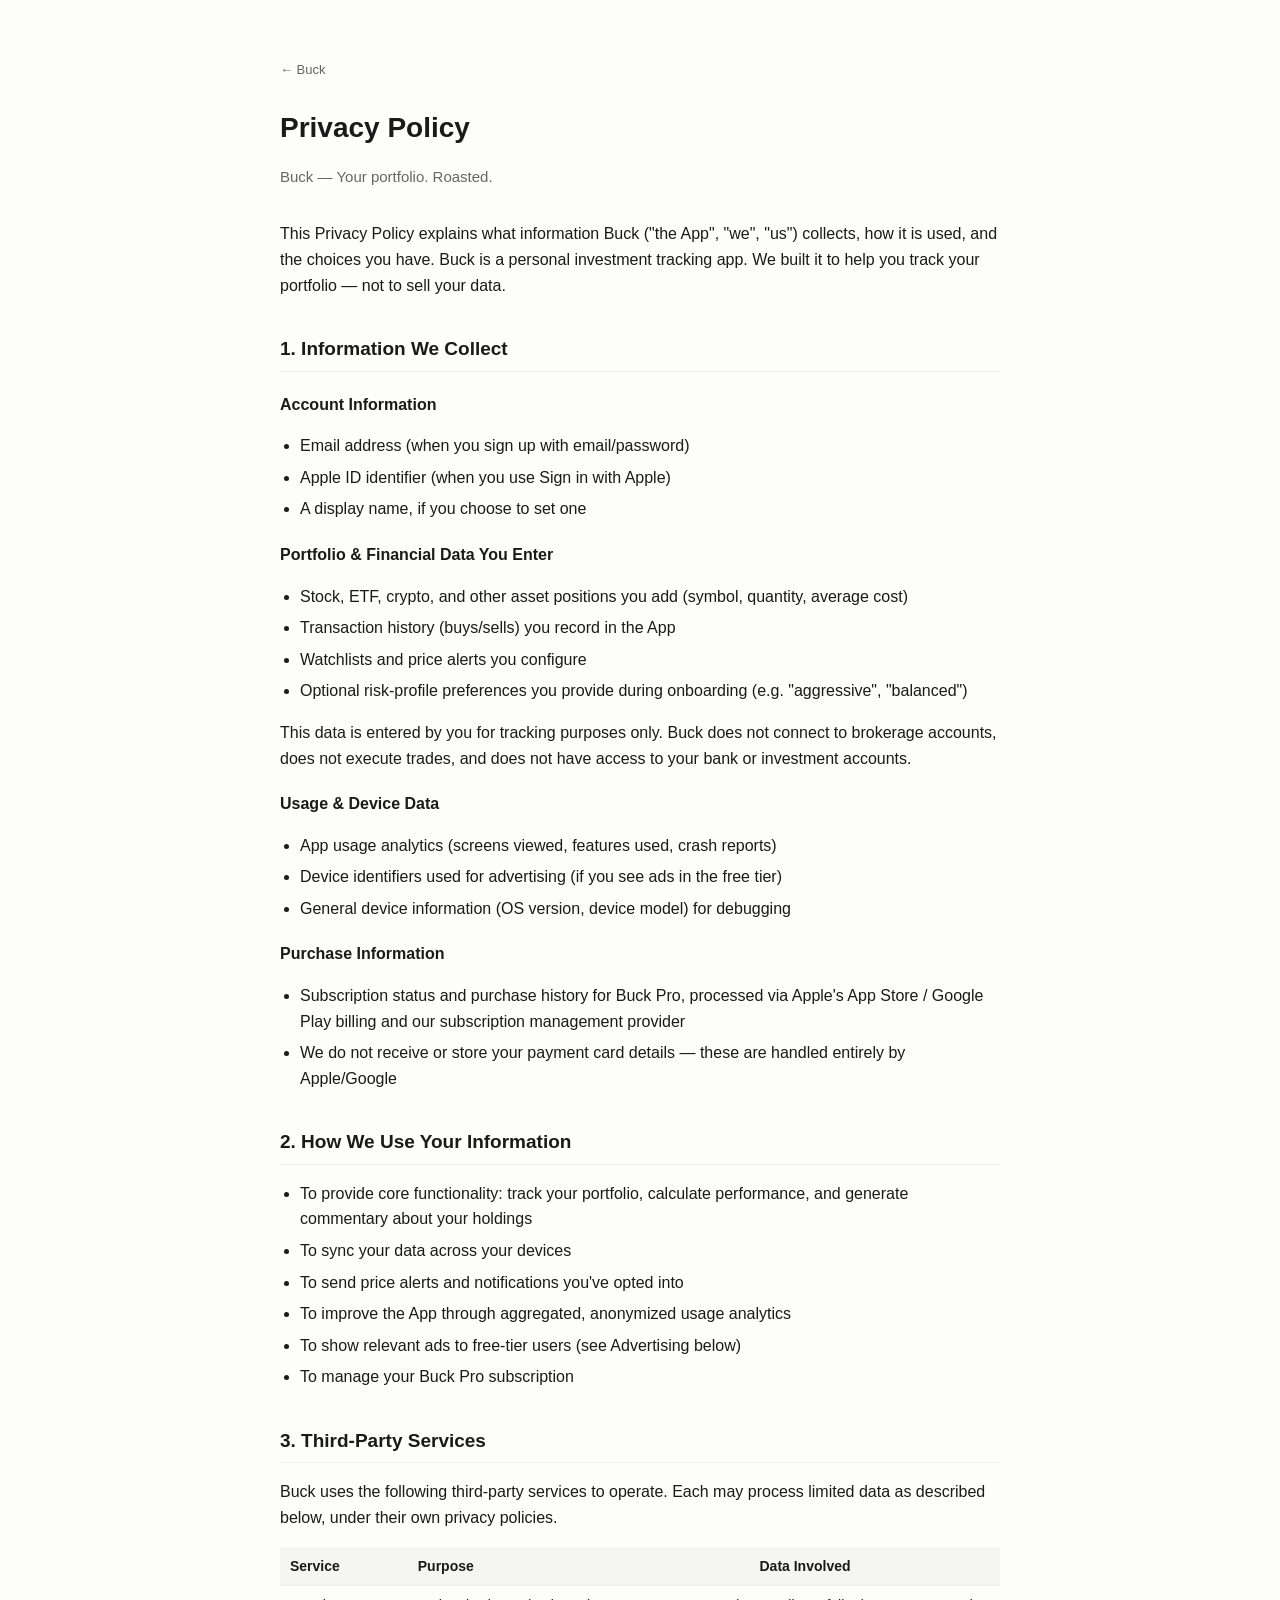
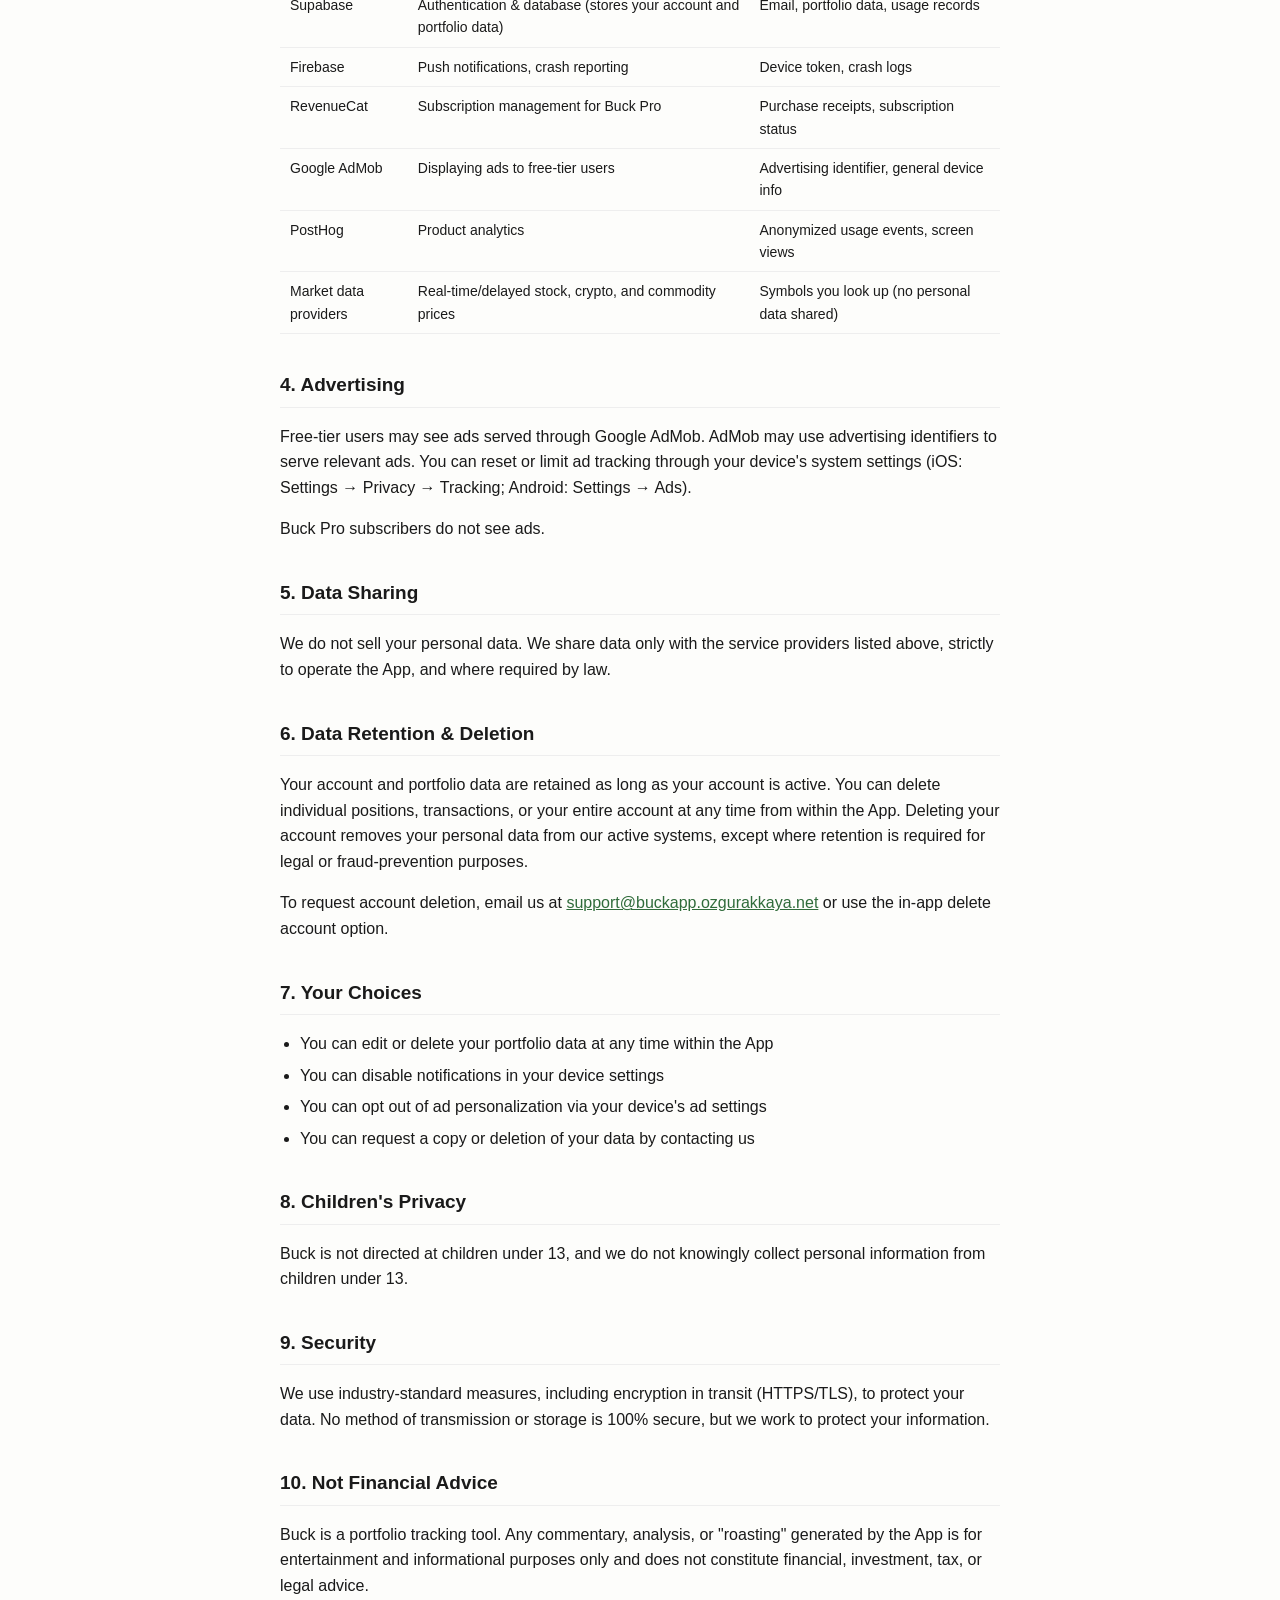
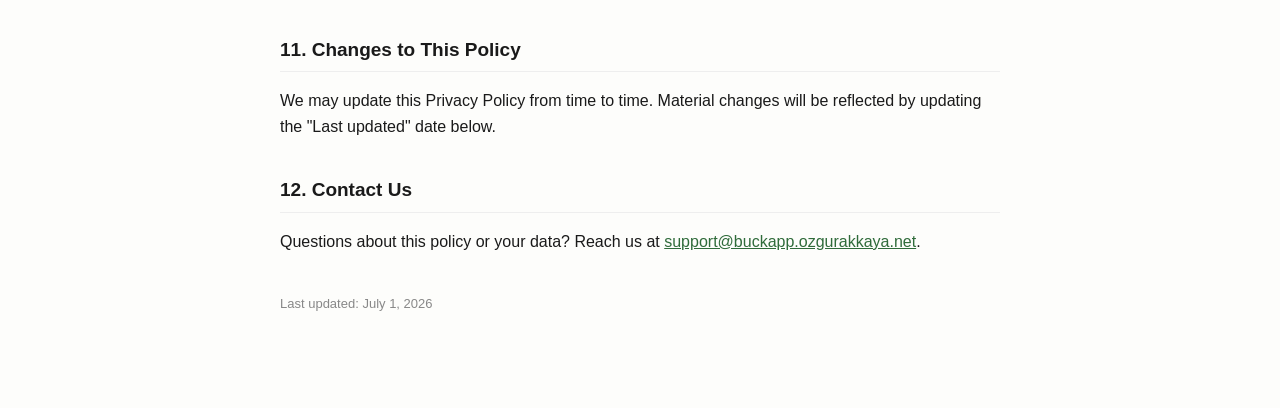
<file: buck_privacy_policy.html>
<!DOCTYPE html>
<html lang="en">
<head>
<meta charset="UTF-8">
<meta name="viewport" content="width=device-width, initial-scale=1.0">
<title>Privacy Policy — Buck</title>
<style>
  body {
    font-family: -apple-system, BlinkMacSystemFont, "Segoe UI", Roboto, Helvetica, Arial, sans-serif;
    max-width: 720px;
    margin: 0 auto;
    padding: 40px 20px 80px;
    line-height: 1.6;
    overflow-wrap: anywhere;
    color: #1a1a1a;
    background: #fdfdfb;
  }
  h1 { font-size: 28px; margin-bottom: 4px; }
  .subtitle { color: #666; margin-bottom: 32px; font-size: 15px; }
  h2 { font-size: 19px; margin-top: 36px; border-bottom: 1px solid #eee; padding-bottom: 6px; }
  h3 { font-size: 16px; margin-top: 20px; }
  ul { padding-left: 20px; }
  li { margin-bottom: 6px; }
  table { width: 100%; border-collapse: collapse; margin: 16px 0; font-size: 14px; }
  th, td { text-align: left; padding: 8px 10px; border-bottom: 1px solid #eee; vertical-align: top; }
  th { background: #f5f5f2; }
  a { color: #2f6b3a; }
  .updated { color: #888; font-size: 13px; margin-top: 40px; }
  code { background: #f0f0ee; padding: 1px 5px; border-radius: 4px; font-size: 13px; }
</style>
</head>
<body>

<p style="margin-bottom:24px;"><a href="buck.html" style="color:#666; font-size:13px; text-decoration:none;">← Buck</a></p>

<h1>Privacy Policy</h1>
<p class="subtitle">Buck — Your portfolio. Roasted.</p>

<p>This Privacy Policy explains what information Buck ("the App", "we", "us") collects, how it is used, and the choices you have. Buck is a personal investment tracking app. We built it to help you track your portfolio — not to sell your data.</p>

<h2>1. Information We Collect</h2>

<h3>Account Information</h3>
<ul>
  <li>Email address (when you sign up with email/password)</li>
  <li>Apple ID identifier (when you use Sign in with Apple)</li>
  <li>A display name, if you choose to set one</li>
</ul>

<h3>Portfolio &amp; Financial Data You Enter</h3>
<ul>
  <li>Stock, ETF, crypto, and other asset positions you add (symbol, quantity, average cost)</li>
  <li>Transaction history (buys/sells) you record in the App</li>
  <li>Watchlists and price alerts you configure</li>
  <li>Optional risk-profile preferences you provide during onboarding (e.g. "aggressive", "balanced")</li>
</ul>
<p>This data is entered by you for tracking purposes only. Buck does not connect to brokerage accounts, does not execute trades, and does not have access to your bank or investment accounts.</p>

<h3>Usage &amp; Device Data</h3>
<ul>
  <li>App usage analytics (screens viewed, features used, crash reports)</li>
  <li>Device identifiers used for advertising (if you see ads in the free tier)</li>
  <li>General device information (OS version, device model) for debugging</li>
</ul>

<h3>Purchase Information</h3>
<ul>
  <li>Subscription status and purchase history for Buck Pro, processed via Apple's App Store / Google Play billing and our subscription management provider</li>
  <li>We do not receive or store your payment card details — these are handled entirely by Apple/Google</li>
</ul>

<h2>2. How We Use Your Information</h2>
<ul>
  <li>To provide core functionality: track your portfolio, calculate performance, and generate commentary about your holdings</li>
  <li>To sync your data across your devices</li>
  <li>To send price alerts and notifications you've opted into</li>
  <li>To improve the App through aggregated, anonymized usage analytics</li>
  <li>To show relevant ads to free-tier users (see Advertising below)</li>
  <li>To manage your Buck Pro subscription</li>
</ul>

<h2>3. Third-Party Services</h2>
<p>Buck uses the following third-party services to operate. Each may process limited data as described below, under their own privacy policies.</p>

<table>
  <tr><th>Service</th><th>Purpose</th><th>Data Involved</th></tr>
  <tr><td>Supabase</td><td>Authentication &amp; database (stores your account and portfolio data)</td><td>Email, portfolio data, usage records</td></tr>
  <tr><td>Firebase</td><td>Push notifications, crash reporting</td><td>Device token, crash logs</td></tr>
  <tr><td>RevenueCat</td><td>Subscription management for Buck Pro</td><td>Purchase receipts, subscription status</td></tr>
  <tr><td>Google AdMob</td><td>Displaying ads to free-tier users</td><td>Advertising identifier, general device info</td></tr>
  <tr><td>PostHog</td><td>Product analytics</td><td>Anonymized usage events, screen views</td></tr>
  <tr><td>Market data providers</td><td>Real-time/delayed stock, crypto, and commodity prices</td><td>Symbols you look up (no personal data shared)</td></tr>
</table>

<h2>4. Advertising</h2>
<p>Free-tier users may see ads served through Google AdMob. AdMob may use advertising identifiers to serve relevant ads. You can reset or limit ad tracking through your device's system settings (iOS: Settings → Privacy → Tracking; Android: Settings → Ads).</p>
<p>Buck Pro subscribers do not see ads.</p>

<h2>5. Data Sharing</h2>
<p>We do not sell your personal data. We share data only with the service providers listed above, strictly to operate the App, and where required by law.</p>

<h2>6. Data Retention &amp; Deletion</h2>
<p>Your account and portfolio data are retained as long as your account is active. You can delete individual positions, transactions, or your entire account at any time from within the App. Deleting your account removes your personal data from our active systems, except where retention is required for legal or fraud-prevention purposes.</p>
<p>To request account deletion, email us at <a href="mailto:support@buckapp.ozgurakkaya.net">support@buckapp.ozgurakkaya.net</a> or use the in-app delete account option.</p>

<h2>7. Your Choices</h2>
<ul>
  <li>You can edit or delete your portfolio data at any time within the App</li>
  <li>You can disable notifications in your device settings</li>
  <li>You can opt out of ad personalization via your device's ad settings</li>
  <li>You can request a copy or deletion of your data by contacting us</li>
</ul>

<h2>8. Children's Privacy</h2>
<p>Buck is not directed at children under 13, and we do not knowingly collect personal information from children under 13.</p>

<h2>9. Security</h2>
<p>We use industry-standard measures, including encryption in transit (HTTPS/TLS), to protect your data. No method of transmission or storage is 100% secure, but we work to protect your information.</p>

<h2>10. Not Financial Advice</h2>
<p>Buck is a portfolio tracking tool. Any commentary, analysis, or "roasting" generated by the App is for entertainment and informational purposes only and does not constitute financial, investment, tax, or legal advice.</p>

<h2>11. Changes to This Policy</h2>
<p>We may update this Privacy Policy from time to time. Material changes will be reflected by updating the "Last updated" date below.</p>

<h2>12. Contact Us</h2>
<p>Questions about this policy or your data? Reach us at <a href="mailto:support@buckapp.ozgurakkaya.net">support@buckapp.ozgurakkaya.net</a>.</p>

<p class="updated">Last updated: July 1, 2026</p>

</body>
</html>
</file>
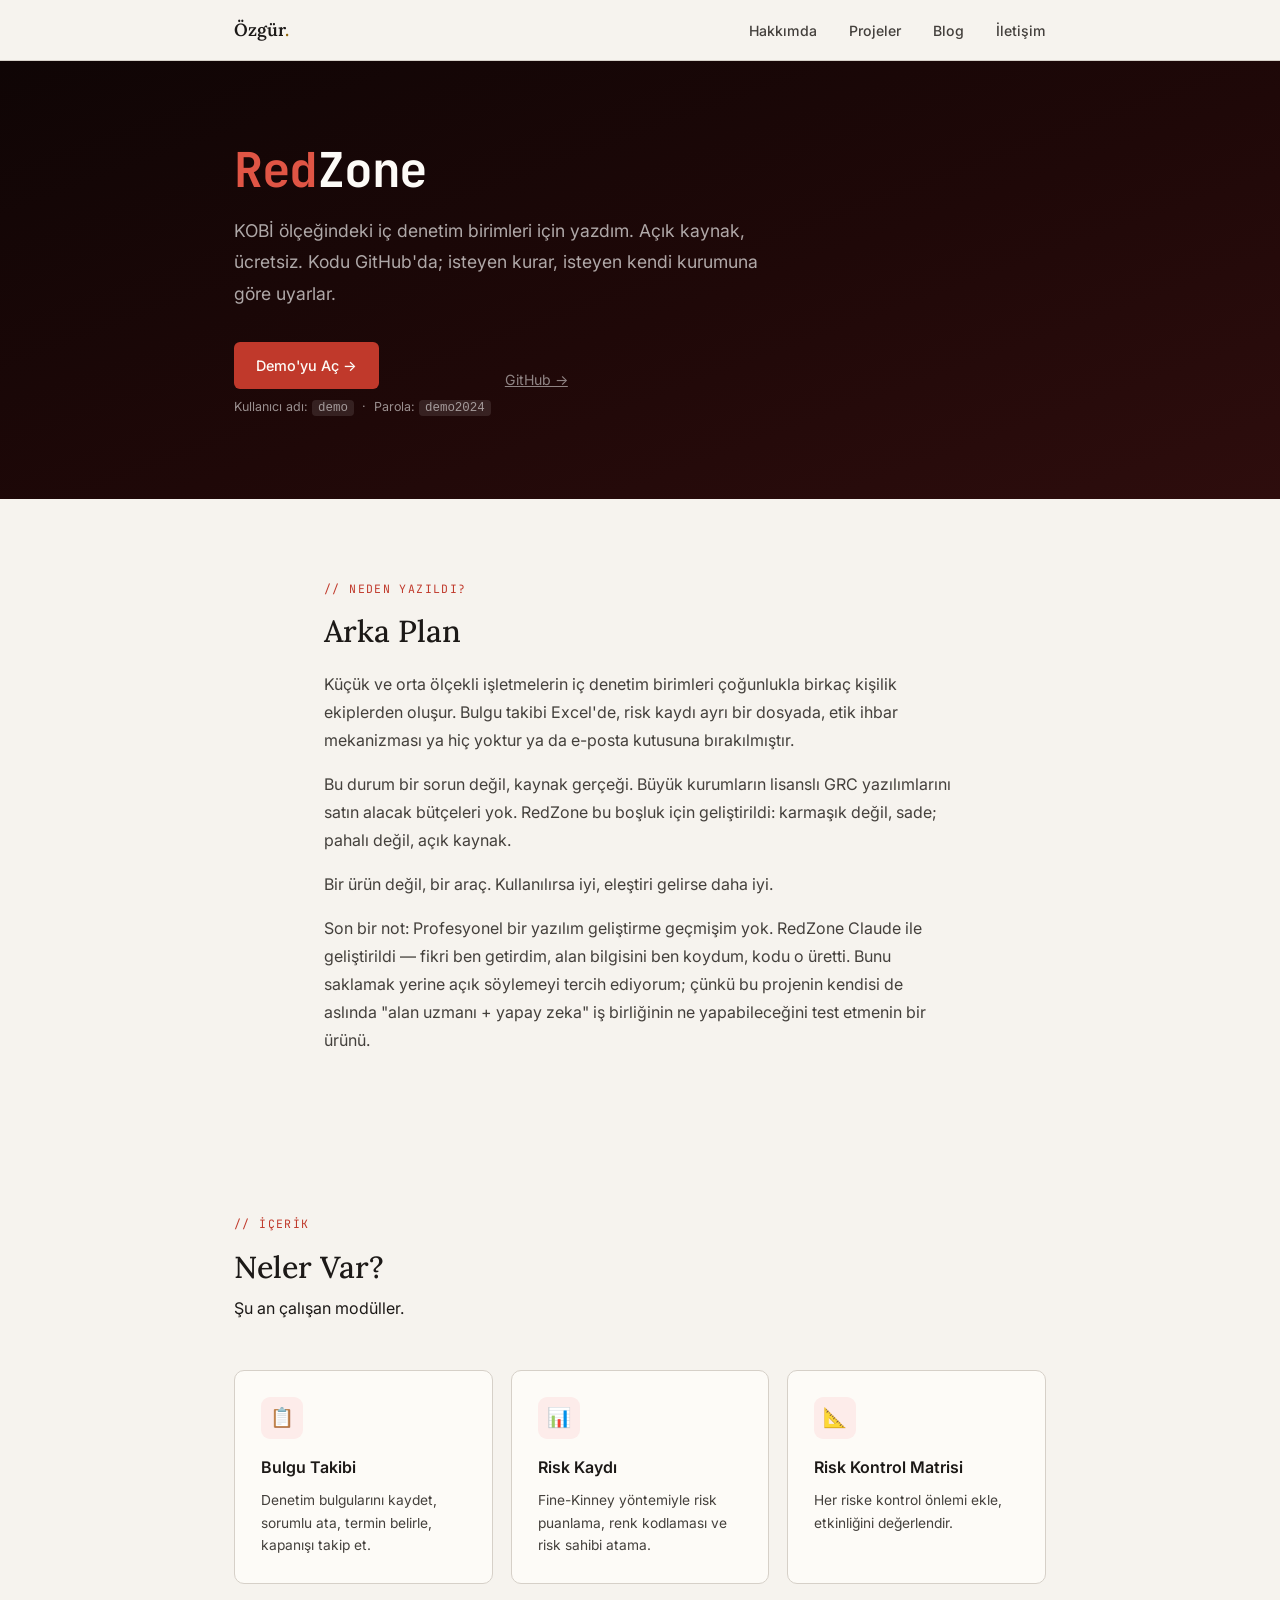
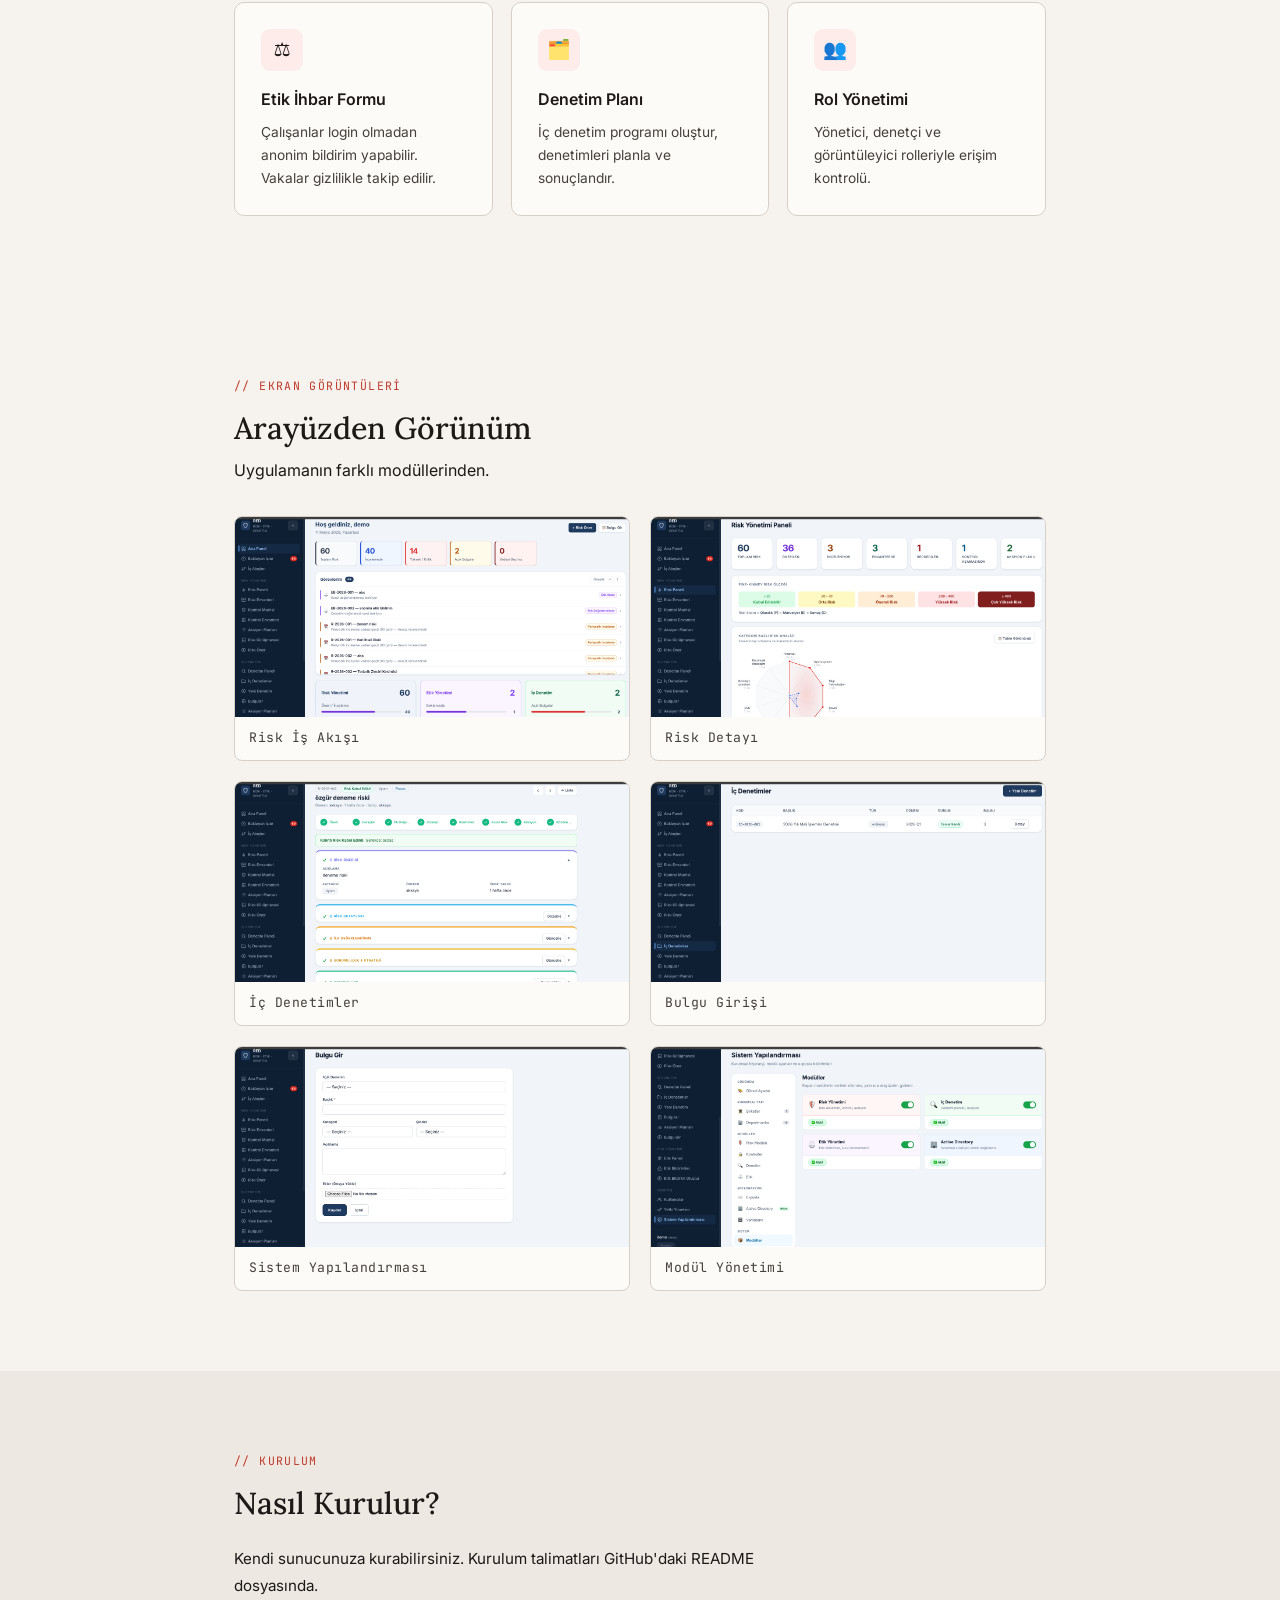
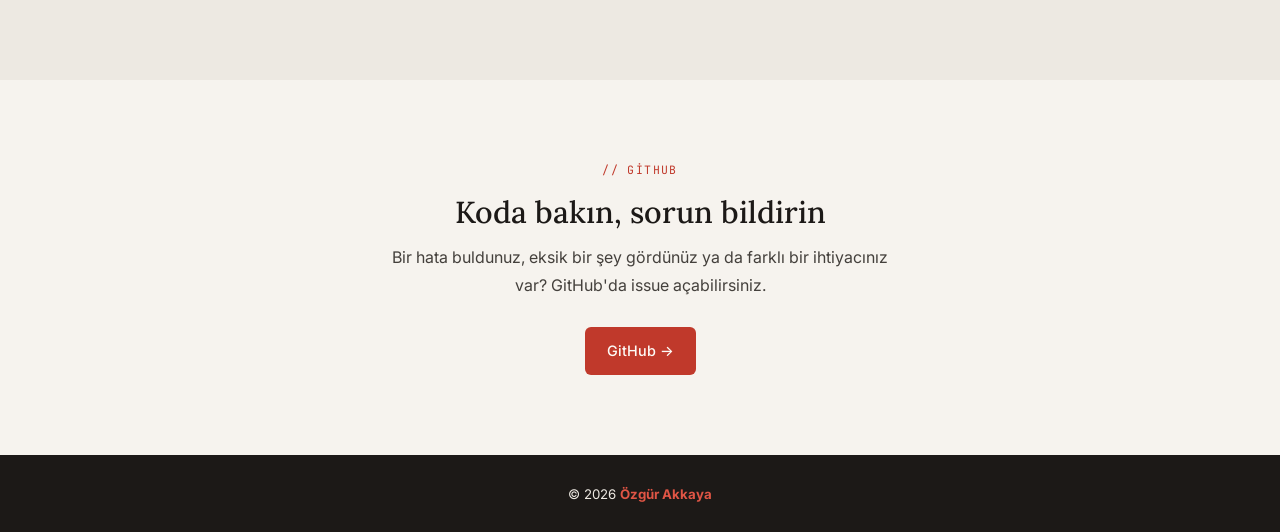
<file: redzone.html>
<!DOCTYPE html>
<html lang="tr">
<head>
  <meta charset="UTF-8" />
  <meta name="viewport" content="width=device-width, initial-scale=1.0" />
  <title>RedZone — Özgür Akkaya</title>
  <meta name="description" content="KOBİ iç denetim birimleri için açık kaynak araç." />
  <link rel="stylesheet" href="css/style.css" />
</head>
<body class="rz-page">

<!-- ===== NAV ===== -->
<nav aria-label="Ana gezinme">
  <div class="nav-inner">
    <a href="index.html" class="nav-logo">Özgür<span>.</span></a>
    <button type="button" class="hamburger" id="hamburger" aria-label="Menüyü aç" aria-expanded="false" aria-controls="navLinks">
      <span></span><span></span><span></span>
    </button>
    <ul class="nav-links" id="navLinks">
      <li><a href="index.html#about">Hakkımda</a></li>
      <li><a href="index.html#projects" class="active">Projeler</a></li>
      <li><a href="blog.html">Blog</a></li>
      <li><a href="index.html#contact">İletişim</a></li>
    </ul>
  </div>
</nav>

<!-- ===== HERO ===== -->
<div class="rz-hero">
  <div class="container">
    <h1 style="margin-bottom:16px;">
      <span>Red</span>Zone
    </h1>
    <p style="font-size:1.1rem; max-width:560px; margin-bottom:32px; color:rgba(255,255,255,0.65); line-height:1.8;">
      KOBİ ölçeğindeki iç denetim birimleri için yazdım.
      Açık kaynak, ücretsiz. Kodu GitHub'da; isteyen kurar,
      isteyen kendi kurumuna göre uyarlar.
    </p>
    <div style="display:flex; gap:14px; flex-wrap:wrap; align-items:center; flex-wrap:wrap;">
      <div>
        <a href="https://redzone.ozgurakkaya.net" target="_blank" rel="noopener" class="btn btn-primary">
          Demo'yu Aç →
        </a>
        <div style="margin-top:8px; font-size:0.78rem; color:rgba(255,255,255,0.55); line-height:1.6;">
          Kullanıcı adı: <code style="background:rgba(255,255,255,0.1); padding:1px 6px; border-radius:4px;">demo</code>
          &nbsp;·&nbsp;
          Parola: <code style="background:rgba(255,255,255,0.1); padding:1px 6px; border-radius:4px;">demo2024</code>
        </div>
      </div>
      <a href="https://github.com/ozgurakkaya90/redzone" target="_blank" rel="noopener"
         style="color:rgba(255,255,255,0.5); font-size:0.88rem; text-decoration:underline;">
        GitHub →
      </a>
    </div>

  </div>
</div>

<!-- ===== NEDEN YAZILDI ===== -->
<section>
  <div class="container" style="max-width:680px;">
    <p class="section-label">// neden yazıldı?</p>
    <h2 style="margin-bottom:20px;">Arka Plan</h2>
    <p>
      Küçük ve orta ölçekli işletmelerin iç denetim birimleri çoğunlukla birkaç kişilik
      ekiplerden oluşur. Bulgu takibi Excel'de, risk kaydı ayrı bir dosyada, etik ihbar
      mekanizması ya hiç yoktur ya da e-posta kutusuna bırakılmıştır.
    </p>
    <p style="margin-top:16px;">
      Bu durum bir sorun değil, kaynak gerçeği. Büyük kurumların lisanslı GRC yazılımlarını
      satın alacak bütçeleri yok. RedZone bu boşluk için geliştirildi: karmaşık değil, sade;
      pahalı değil, açık kaynak.
    </p>
    <p style="margin-top:16px;">
      Bir ürün değil, bir araç. Kullanılırsa iyi, eleştiri gelirse daha iyi.
    </p>
    <p style="margin-top:16px;">
      Son bir not: Profesyonel bir yazılım geliştirme geçmişim yok. RedZone Claude ile
      geliştirildi — fikri ben getirdim, alan bilgisini ben koydum, kodu o üretti. Bunu
      saklamak yerine açık söylemeyi tercih ediyorum; çünkü bu projenin kendisi de aslında
      "alan uzmanı + yapay zeka" iş birliğinin ne yapabileceğini test etmenin bir ürünü.
    </p>
  </div>
</section>

<!-- ===== NELER VAR ===== -->
<section id="features" style="background: var(--gray-100);">
  <div class="container">
    <p class="section-label">// içerik</p>
    <h2 style="margin-bottom:8px;">Neler Var?</h2>
    <p style="margin-bottom:0; color:var(--gray-500);">Şu an çalışan modüller.</p>

    <div class="feature-grid">

      <div class="feature-card">
        <div class="feature-icon">📋</div>
        <h3>Bulgu Takibi</h3>
        <p>Denetim bulgularını kaydet, sorumlu ata, termin belirle, kapanışı takip et.</p>
      </div>

      <div class="feature-card">
        <div class="feature-icon">📊</div>
        <h3>Risk Kaydı</h3>
        <p>Fine-Kinney yöntemiyle risk puanlama, renk kodlaması ve risk sahibi atama.</p>
      </div>

      <div class="feature-card">
        <div class="feature-icon">📐</div>
        <h3>Risk Kontrol Matrisi</h3>
        <p>Her riske kontrol önlemi ekle, etkinliğini değerlendir.</p>
      </div>

      <div class="feature-card">
        <div class="feature-icon">⚖️</div>
        <h3>Etik İhbar Formu</h3>
        <p>Çalışanlar login olmadan anonim bildirim yapabilir. Vakalar gizlilikle takip edilir.</p>
      </div>

      <div class="feature-card">
        <div class="feature-icon">🗂️</div>
        <h3>Denetim Planı</h3>
        <p>İç denetim programı oluştur, denetimleri planla ve sonuçlandır.</p>
      </div>

      <div class="feature-card">
        <div class="feature-icon">👥</div>
        <h3>Rol Yönetimi</h3>
        <p>Yönetici, denetçi ve görüntüleyici rolleriyle erişim kontrolü.</p>
      </div>

    </div>
  </div>
</section>

<!-- ===== GALERİ ===== -->
<section style="background: var(--gray-100);">
  <div class="container">
    <p class="section-label">// ekran görüntüleri</p>
    <h2 style="margin-bottom:8px;">Arayüzden Görünüm</h2>
    <p style="margin-bottom:32px; color:var(--gray-500);">Uygulamanın farklı modüllerinden.</p>

    <div class="gallery-grid">
      <div class="gallery-item">
        <img src="img/screenshots/sc1.png" alt="Risk İş Akışı" loading="lazy" />
        <span>Risk İş Akışı</span>
      </div>
      <div class="gallery-item">
        <img src="img/screenshots/sc2.png" alt="Risk Detayı" loading="lazy" />
        <span>Risk Detayı</span>
      </div>
      <div class="gallery-item">
        <img src="img/screenshots/sc3.png" alt="İç Denetimler" loading="lazy" />
        <span>İç Denetimler</span>
      </div>
      <div class="gallery-item">
        <img src="img/screenshots/sc4.png" alt="Bulgu Girişi" loading="lazy" />
        <span>Bulgu Girişi</span>
      </div>
      <div class="gallery-item">
        <img src="img/screenshots/sc5.png" alt="Sistem Yapılandırması" loading="lazy" />
        <span>Sistem Yapılandırması</span>
      </div>
      <div class="gallery-item">
        <img src="img/screenshots/sc6.png" alt="Modül Yönetimi" loading="lazy" />
        <span>Modül Yönetimi</span>
      </div>
    </div>
  </div>
</section>

<!-- ===== TEKNİK ===== -->
<section>
  <div class="container">
    <p class="section-label">// kurulum</p>
    <h2 style="margin-bottom:24px;">Nasıl Kurulur?</h2>
    <p style="max-width:560px; color:var(--gray-500); font-size:0.95rem;">
      Kendi sunucunuza kurabilirsiniz. Kurulum talimatları GitHub'daki
      README dosyasında.
    </p>
  </div>
</section>

<!-- ===== GİTHUB CTA — sade ===== -->
<section style="background: var(--gray-100);">
  <div class="container" style="max-width:560px; text-align:center;">
    <p class="section-label" style="text-align:center;">// github</p>
    <h2 style="margin-bottom:12px;">Koda bakın, sorun bildirin</h2>
    <p style="margin-bottom:28px;">
      Bir hata buldunuz, eksik bir şey gördünüz ya da farklı bir ihtiyacınız var?
      GitHub'da issue açabilirsiniz.
    </p>
    <a href="https://github.com/ozgurakkaya90/redzone" target="_blank" rel="noopener" class="btn btn-primary">
      GitHub →
    </a>
  </div>
</section>

<!-- ===== FOOTER ===== -->
<footer>
  <div class="container">
    <p>© 2026 <strong>Özgür Akkaya</strong></p>
  </div>
</footer>

<script src="js/main.js"></script>
</body>
</html>
</file>
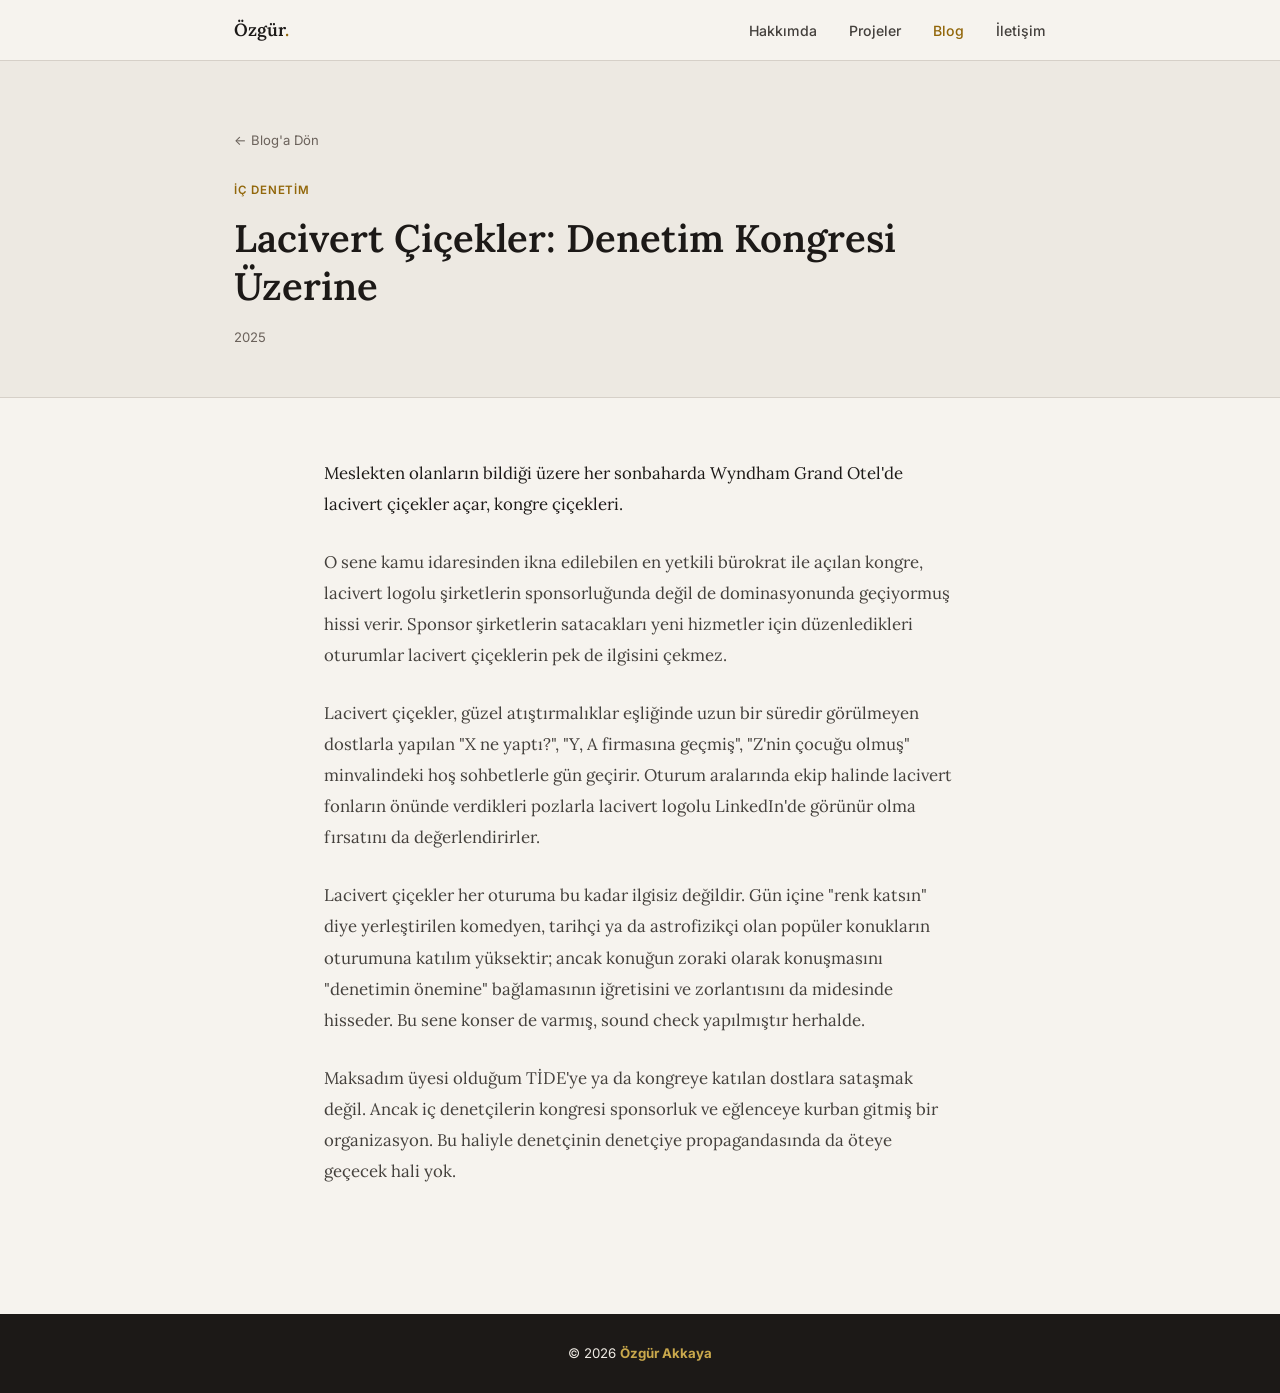
<file: yazi/ic-denetim-kongresi.html>
<!DOCTYPE html>
<html lang="tr">
<head>
  <meta charset="UTF-8" />
  <meta name="viewport" content="width=device-width, initial-scale=1.0" />
  <title>Lacivert Çiçekler: Denetim Kongresi Üzerine — Özgür Akkaya</title>
  <meta name="description" content="Sponsorluk ve eğlenceye kurban gitmiş bir organizasyonun anatomisi." />
  <link rel="stylesheet" href="../css/style.css" />
</head>
<body>

<nav aria-label="Ana gezinme">
  <div class="nav-inner">
    <a href="../index.html" class="nav-logo">Özgür<span>.</span></a>
    <button type="button" class="hamburger" id="hamburger" aria-label="Menüyü aç" aria-expanded="false" aria-controls="navLinks">
      <span></span><span></span><span></span>
    </button>
    <ul class="nav-links" id="navLinks">
      <li><a href="../index.html#about">Hakkımda</a></li>
      <li><a href="../index.html#projects">Projeler</a></li>
      <li><a href="../blog.html" class="active">Blog</a></li>
      <li><a href="../index.html#contact" class="nav-cta">İletişim</a></li>
    </ul>
  </div>
</nav>

<div class="article-hero">
  <div class="container">
    <a href="../blog.html" class="article-back">← Blog'a Dön</a>
    <div class="blog-meta" style="margin-bottom:14px;">
      <span class="blog-cat">İç Denetim</span>
    </div>
    <h1>Lacivert Çiçekler: Denetim Kongresi Üzerine</h1>
    <div class="article-meta">
      <span>2025</span>
    </div>
  </div>
</div>

<div class="article-content">
  <p>Meslekten olanların bildiği üzere her sonbaharda Wyndham Grand Otel'de lacivert çiçekler açar, kongre çiçekleri.</p>

  <p>O sene kamu idaresinden ikna edilebilen en yetkili bürokrat ile açılan kongre, lacivert logolu şirketlerin sponsorluğunda değil de dominasyonunda geçiyormuş hissi verir. Sponsor şirketlerin satacakları yeni hizmetler için düzenledikleri oturumlar lacivert çiçeklerin pek de ilgisini çekmez.</p>

  <p>Lacivert çiçekler, güzel atıştırmalıklar eşliğinde uzun bir süredir görülmeyen dostlarla yapılan "X ne yaptı?", "Y, A firmasına geçmiş", "Z'nin çocuğu olmuş" minvalindeki hoş sohbetlerle gün geçirir. Oturum aralarında ekip halinde lacivert fonların önünde verdikleri pozlarla lacivert logolu LinkedIn'de görünür olma fırsatını da değerlendirirler.</p>

  <p>Lacivert çiçekler her oturuma bu kadar ilgisiz değildir. Gün içine "renk katsın" diye yerleştirilen komedyen, tarihçi ya da astrofizikçi olan popüler konukların oturumuna katılım yüksektir; ancak konuğun zoraki olarak konuşmasını "denetimin önemine" bağlamasının iğretisini ve zorlantısını da midesinde hisseder. Bu sene konser de varmış, sound check yapılmıştır herhalde.</p>

  <p>Maksadım üyesi olduğum TİDE'ye ya da kongreye katılan dostlara sataşmak değil. Ancak iç denetçilerin kongresi sponsorluk ve eğlenceye kurban gitmiş bir organizasyon. Bu haliyle denetçinin denetçiye propagandasında da öteye geçecek hali yok.</p>
</div>

<footer>
  <div class="container">
    <p>© 2026 <strong>Özgür Akkaya</strong></p>
  </div>
</footer>

<script src="../js/main.js"></script>
</body>
</html>
</file>
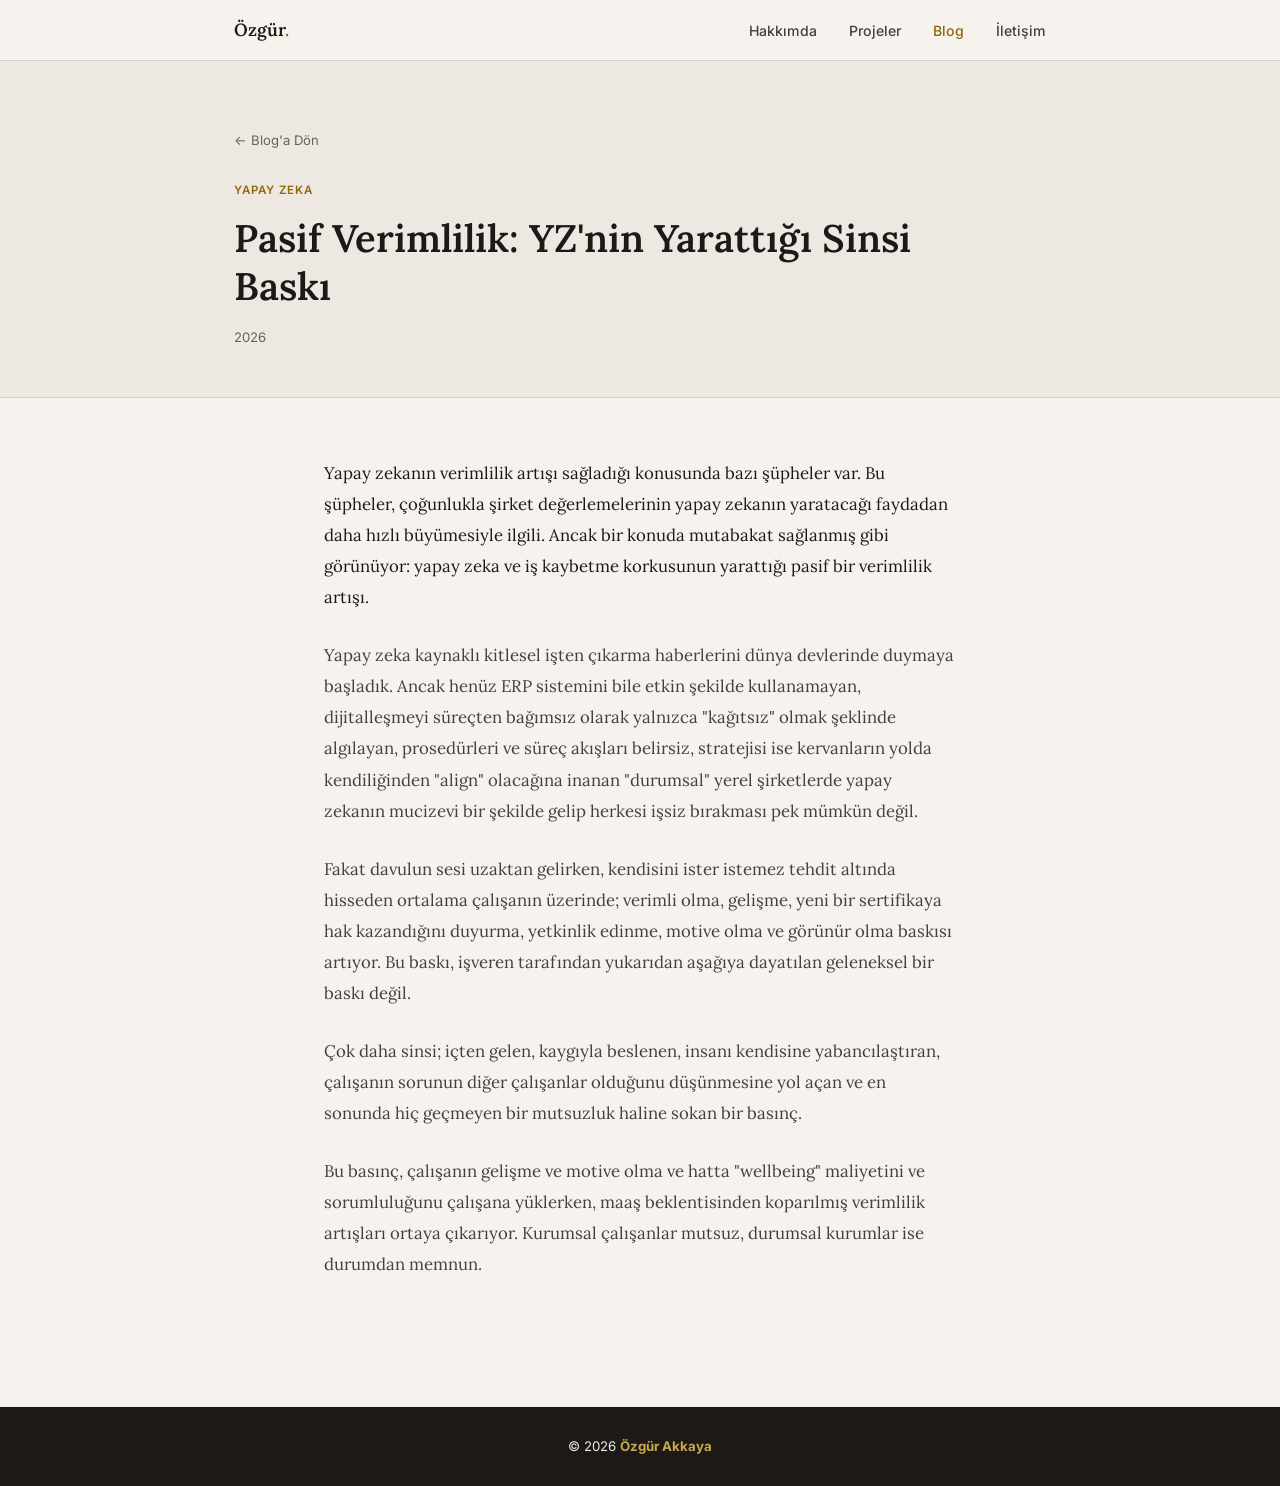
<file: yazi/pasif-verimlilik.html>
<!DOCTYPE html>
<html lang="tr">
<head>
  <meta charset="UTF-8" />
  <meta name="viewport" content="width=device-width, initial-scale=1.0" />
  <title>Pasif Verimlilik: YZ'nin Yarattığı Sinsi Baskı — Özgür Akkaya</title>
  <meta name="description" content="Yapay zeka kaynaklı işten çıkarma korkusu, kurumsal çalışan üzerinde içten gelen bir baskı yaratıyor." />
  <link rel="stylesheet" href="../css/style.css" />
</head>
<body>

<nav aria-label="Ana gezinme">
  <div class="nav-inner">
    <a href="../index.html" class="nav-logo">Özgür<span>.</span></a>
    <button type="button" class="hamburger" id="hamburger" aria-label="Menüyü aç" aria-expanded="false" aria-controls="navLinks">
      <span></span><span></span><span></span>
    </button>
    <ul class="nav-links" id="navLinks">
      <li><a href="../index.html#about">Hakkımda</a></li>
      <li><a href="../index.html#projects">Projeler</a></li>
      <li><a href="../blog.html" class="active">Blog</a></li>
      <li><a href="../index.html#contact" class="nav-cta">İletişim</a></li>
    </ul>
  </div>
</nav>

<div class="article-hero">
  <div class="container">
    <a href="../blog.html" class="article-back">← Blog'a Dön</a>
    <div class="blog-meta" style="margin-bottom:14px;">
      <span class="blog-cat">Yapay Zeka</span>
    </div>
    <h1>Pasif Verimlilik: YZ'nin Yarattığı Sinsi Baskı</h1>
    <div class="article-meta">
      <span>2026</span>
    </div>
  </div>
</div>

<div class="article-content">
  <p>Yapay zekanın verimlilik artışı sağladığı konusunda bazı şüpheler var. Bu şüpheler, çoğunlukla şirket değerlemelerinin yapay zekanın yaratacağı faydadan daha hızlı büyümesiyle ilgili. Ancak bir konuda mutabakat sağlanmış gibi görünüyor: yapay zeka ve iş kaybetme korkusunun yarattığı pasif bir verimlilik artışı.</p>

  <p>Yapay zeka kaynaklı kitlesel işten çıkarma haberlerini dünya devlerinde duymaya başladık. Ancak henüz ERP sistemini bile etkin şekilde kullanamayan, dijitalleşmeyi süreçten bağımsız olarak yalnızca "kağıtsız" olmak şeklinde algılayan, prosedürleri ve süreç akışları belirsiz, stratejisi ise kervanların yolda kendiliğinden "align" olacağına inanan "durumsal" yerel şirketlerde yapay zekanın mucizevi bir şekilde gelip herkesi işsiz bırakması pek mümkün değil.</p>

  <p>Fakat davulun sesi uzaktan gelirken, kendisini ister istemez tehdit altında hisseden ortalama çalışanın üzerinde; verimli olma, gelişme, yeni bir sertifikaya hak kazandığını duyurma, yetkinlik edinme, motive olma ve görünür olma baskısı artıyor. Bu baskı, işveren tarafından yukarıdan aşağıya dayatılan geleneksel bir baskı değil.</p>

  <p>Çok daha sinsi; içten gelen, kaygıyla beslenen, insanı kendisine yabancılaştıran, çalışanın sorunun diğer çalışanlar olduğunu düşünmesine yol açan ve en sonunda hiç geçmeyen bir mutsuzluk haline sokan bir basınç.</p>

  <p>Bu basınç, çalışanın gelişme ve motive olma ve hatta "wellbeing" maliyetini ve sorumluluğunu çalışana yüklerken, maaş beklentisinden koparılmış verimlilik artışları ortaya çıkarıyor. Kurumsal çalışanlar mutsuz, durumsal kurumlar ise durumdan memnun.</p>
</div>

<footer>
  <div class="container">
    <p>© 2026 <strong>Özgür Akkaya</strong></p>
  </div>
</footer>

<script src="../js/main.js"></script>
</body>
</html>
</file>
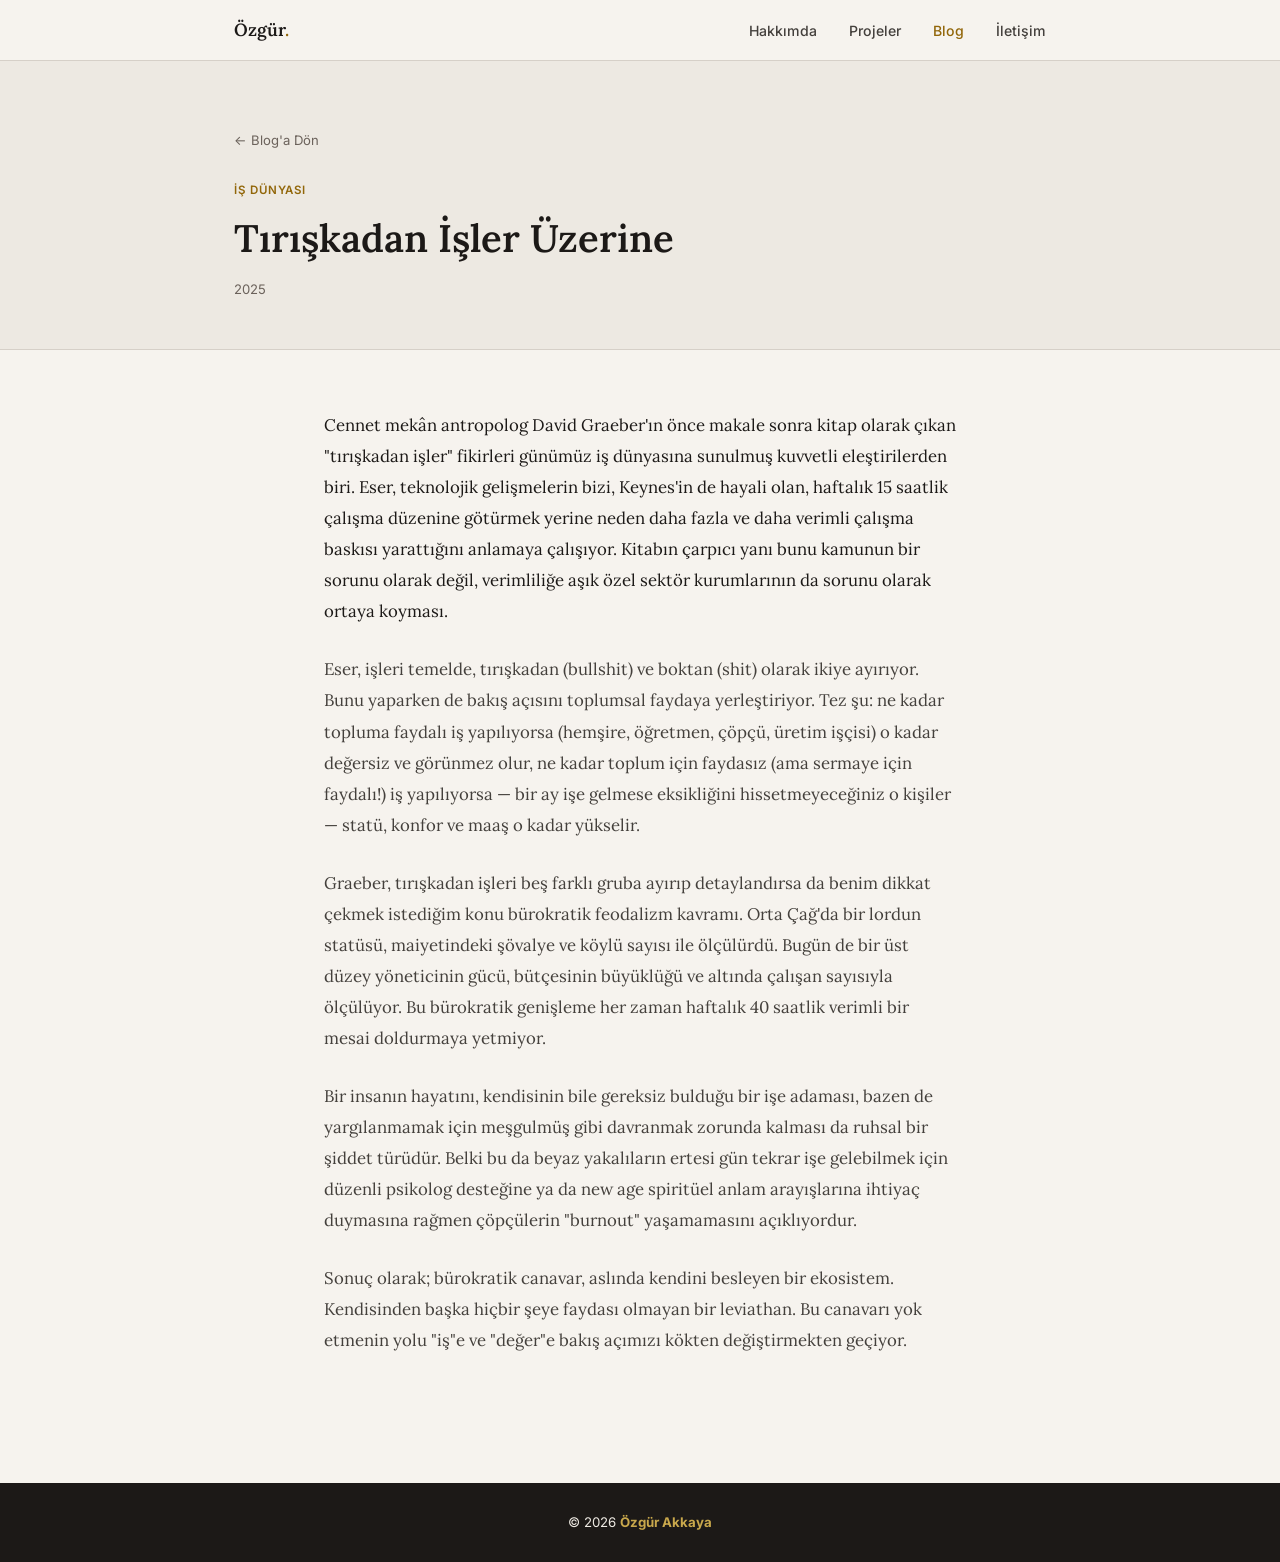
<file: yazi/tiriskadan-isler-uzerine.html>
<!DOCTYPE html>
<html lang="tr">
<head>
  <meta charset="UTF-8" />
  <meta name="viewport" content="width=device-width, initial-scale=1.0" />
  <title>Tırışkadan İşler Üzerine — Özgür Akkaya</title>
  <meta name="description" content="David Graeber'ın 'Bullshit Jobs' kitabından hareketle bürokratik feodalizm üzerine." />
  <link rel="stylesheet" href="../css/style.css" />
</head>
<body>

<nav aria-label="Ana gezinme">
  <div class="nav-inner">
    <a href="../index.html" class="nav-logo">Özgür<span>.</span></a>
    <button type="button" class="hamburger" id="hamburger" aria-label="Menüyü aç" aria-expanded="false" aria-controls="navLinks">
      <span></span><span></span><span></span>
    </button>
    <ul class="nav-links" id="navLinks">
      <li><a href="../index.html#about">Hakkımda</a></li>
      <li><a href="../index.html#projects">Projeler</a></li>
      <li><a href="../blog.html" class="active">Blog</a></li>
      <li><a href="../index.html#contact" class="nav-cta">İletişim</a></li>
    </ul>
  </div>
</nav>

<div class="article-hero">
  <div class="container">
    <a href="../blog.html" class="article-back">← Blog'a Dön</a>
    <div class="blog-meta" style="margin-bottom:14px;">
      <span class="blog-cat">İş Dünyası</span>
    </div>
    <h1>Tırışkadan İşler Üzerine</h1>
    <div class="article-meta">
      <span>2025</span>
    </div>
  </div>
</div>

<div class="article-content">
  <p>Cennet mekân antropolog David Graeber'ın önce makale sonra kitap olarak çıkan "tırışkadan işler" fikirleri günümüz iş dünyasına sunulmuş kuvvetli eleştirilerden biri. Eser, teknolojik gelişmelerin bizi, Keynes'in de hayali olan, haftalık 15 saatlik çalışma düzenine götürmek yerine neden daha fazla ve daha verimli çalışma baskısı yarattığını anlamaya çalışıyor. Kitabın çarpıcı yanı bunu kamunun bir sorunu olarak değil, verimliliğe aşık özel sektör kurumlarının da sorunu olarak ortaya koyması.</p>

  <p>Eser, işleri temelde, tırışkadan (bullshit) ve boktan (shit) olarak ikiye ayırıyor. Bunu yaparken de bakış açısını toplumsal faydaya yerleştiriyor. Tez şu: ne kadar topluma faydalı iş yapılıyorsa (hemşire, öğretmen, çöpçü, üretim işçisi) o kadar değersiz ve görünmez olur, ne kadar toplum için faydasız (ama sermaye için faydalı!) iş yapılıyorsa — bir ay işe gelmese eksikliğini hissetmeyeceğiniz o kişiler — statü, konfor ve maaş o kadar yükselir.</p>

  <p>Graeber, tırışkadan işleri beş farklı gruba ayırıp detaylandırsa da benim dikkat çekmek istediğim konu bürokratik feodalizm kavramı. Orta Çağ'da bir lordun statüsü, maiyetindeki şövalye ve köylü sayısı ile ölçülürdü. Bugün de bir üst düzey yöneticinin gücü, bütçesinin büyüklüğü ve altında çalışan sayısıyla ölçülüyor. Bu bürokratik genişleme her zaman haftalık 40 saatlik verimli bir mesai doldurmaya yetmiyor.</p>

  <p>Bir insanın hayatını, kendisinin bile gereksiz bulduğu bir işe adaması, bazen de yargılanmamak için meşgulmüş gibi davranmak zorunda kalması da ruhsal bir şiddet türüdür. Belki bu da beyaz yakalıların ertesi gün tekrar işe gelebilmek için düzenli psikolog desteğine ya da new age spiritüel anlam arayışlarına ihtiyaç duymasına rağmen çöpçülerin "burnout" yaşamamasını açıklıyordur.</p>

  <p>Sonuç olarak; bürokratik canavar, aslında kendini besleyen bir ekosistem. Kendisinden başka hiçbir şeye faydası olmayan bir leviathan. Bu canavarı yok etmenin yolu "iş"e ve "değer"e bakış açımızı kökten değiştirmekten geçiyor.</p>
</div>

<footer>
  <div class="container">
    <p>© 2026 <strong>Özgür Akkaya</strong></p>
  </div>
</footer>

<script src="../js/main.js"></script>
</body>
</html>
</file>
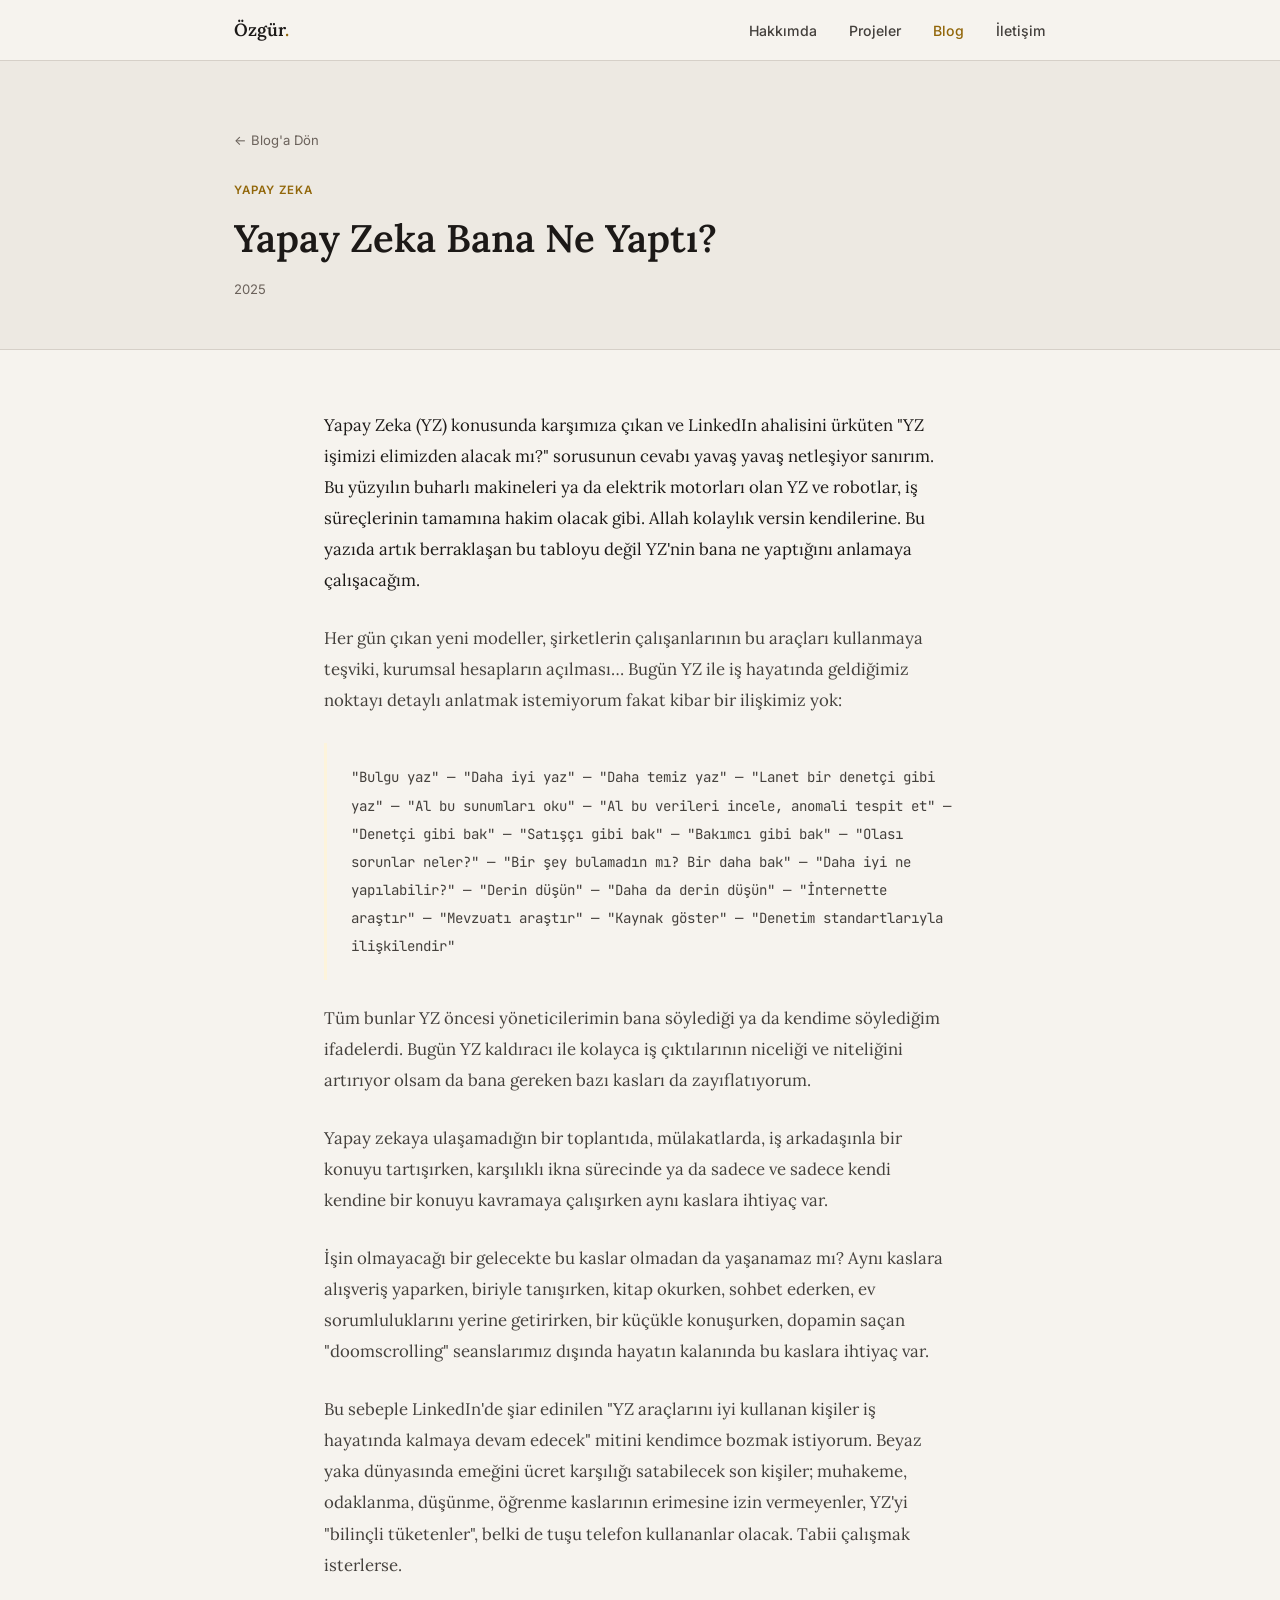
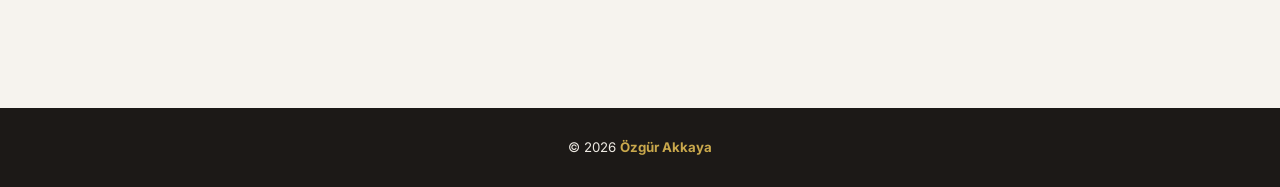
<file: yazi/yapay-zeka-bana-ne-yapti.html>
<!DOCTYPE html>
<html lang="tr">
<head>
  <meta charset="UTF-8" />
  <meta name="viewport" content="width=device-width, initial-scale=1.0" />
  <title>Yapay Zeka Bana Ne Yaptı? — Özgür Akkaya</title>
  <meta name="description" content="YZ kaldıracıyla iş çıktılarını artırırken hangi kasları kaybediyoruz? Bir denetçinin itirafı." />
  <link rel="stylesheet" href="../css/style.css" />
</head>
<body>

<nav aria-label="Ana gezinme">
  <div class="nav-inner">
    <a href="../index.html" class="nav-logo">Özgür<span>.</span></a>
    <button type="button" class="hamburger" id="hamburger" aria-label="Menüyü aç" aria-expanded="false" aria-controls="navLinks">
      <span></span><span></span><span></span>
    </button>
    <ul class="nav-links" id="navLinks">
      <li><a href="../index.html#about">Hakkımda</a></li>
      <li><a href="../index.html#projects">Projeler</a></li>
      <li><a href="../blog.html" class="active">Blog</a></li>
      <li><a href="../index.html#contact" class="nav-cta">İletişim</a></li>
    </ul>
  </div>
</nav>

<div class="article-hero">
  <div class="container">
    <a href="../blog.html" class="article-back">← Blog'a Dön</a>
    <div class="blog-meta" style="margin-bottom:14px;">
      <span class="blog-cat">Yapay Zeka</span>
    </div>
    <h1>Yapay Zeka Bana Ne Yaptı?</h1>
    <div class="article-meta">
      <span>2025</span>
    </div>
  </div>
</div>

<div class="article-content">
  <p>Yapay Zeka (YZ) konusunda karşımıza çıkan ve LinkedIn ahalisini ürküten "YZ işimizi elimizden alacak mı?" sorusunun cevabı yavaş yavaş netleşiyor sanırım. Bu yüzyılın buharlı makineleri ya da elektrik motorları olan YZ ve robotlar, iş süreçlerinin tamamına hakim olacak gibi. Allah kolaylık versin kendilerine. Bu yazıda artık berraklaşan bu tabloyu değil YZ'nin bana ne yaptığını anlamaya çalışacağım.</p>

  <p>Her gün çıkan yeni modeller, şirketlerin çalışanlarının bu araçları kullanmaya teşviki, kurumsal hesapların açılması… Bugün YZ ile iş hayatında geldiğimiz noktayı detaylı anlatmak istemiyorum fakat kibar bir ilişkimiz yok:</p>

  <p style="font-family: var(--mono); font-size: 0.88rem; line-height: 2; color: var(--ink-mid); padding: 20px 0 20px 24px; border-left: 3px solid var(--amber-light);">
    "Bulgu yaz" — "Daha iyi yaz" — "Daha temiz yaz" — "Lanet bir denetçi gibi yaz" — "Al bu sunumları oku" — "Al bu verileri incele, anomali tespit et" — "Denetçi gibi bak" — "Satışçı gibi bak" — "Bakımcı gibi bak" — "Olası sorunlar neler?" — "Bir şey bulamadın mı? Bir daha bak" — "Daha iyi ne yapılabilir?" — "Derin düşün" — "Daha da derin düşün" — "İnternette araştır" — "Mevzuatı araştır" — "Kaynak göster" — "Denetim standartlarıyla ilişkilendir"
  </p>

  <p>Tüm bunlar YZ öncesi yöneticilerimin bana söylediği ya da kendime söylediğim ifadelerdi. Bugün YZ kaldıracı ile kolayca iş çıktılarının niceliği ve niteliğini artırıyor olsam da bana gereken bazı kasları da zayıflatıyorum.</p>

  <p>Yapay zekaya ulaşamadığın bir toplantıda, mülakatlarda, iş arkadaşınla bir konuyu tartışırken, karşılıklı ikna sürecinde ya da sadece ve sadece kendi kendine bir konuyu kavramaya çalışırken aynı kaslara ihtiyaç var.</p>

  <p>İşin olmayacağı bir gelecekte bu kaslar olmadan da yaşanamaz mı? Aynı kaslara alışveriş yaparken, biriyle tanışırken, kitap okurken, sohbet ederken, ev sorumluluklarını yerine getirirken, bir küçükle konuşurken, dopamin saçan "doomscrolling" seanslarımız dışında hayatın kalanında bu kaslara ihtiyaç var.</p>

  <p>Bu sebeple LinkedIn'de şiar edinilen "YZ araçlarını iyi kullanan kişiler iş hayatında kalmaya devam edecek" mitini kendimce bozmak istiyorum. Beyaz yaka dünyasında emeğini ücret karşılığı satabilecek son kişiler; muhakeme, odaklanma, düşünme, öğrenme kaslarının erimesine izin vermeyenler, YZ'yi "bilinçli tüketenler", belki de tuşu telefon kullananlar olacak. Tabii çalışmak isterlerse.</p>
</div>

<footer>
  <div class="container">
    <p>© 2026 <strong>Özgür Akkaya</strong></p>
  </div>
</footer>

<script src="../js/main.js"></script>
</body>
</html>
</file>
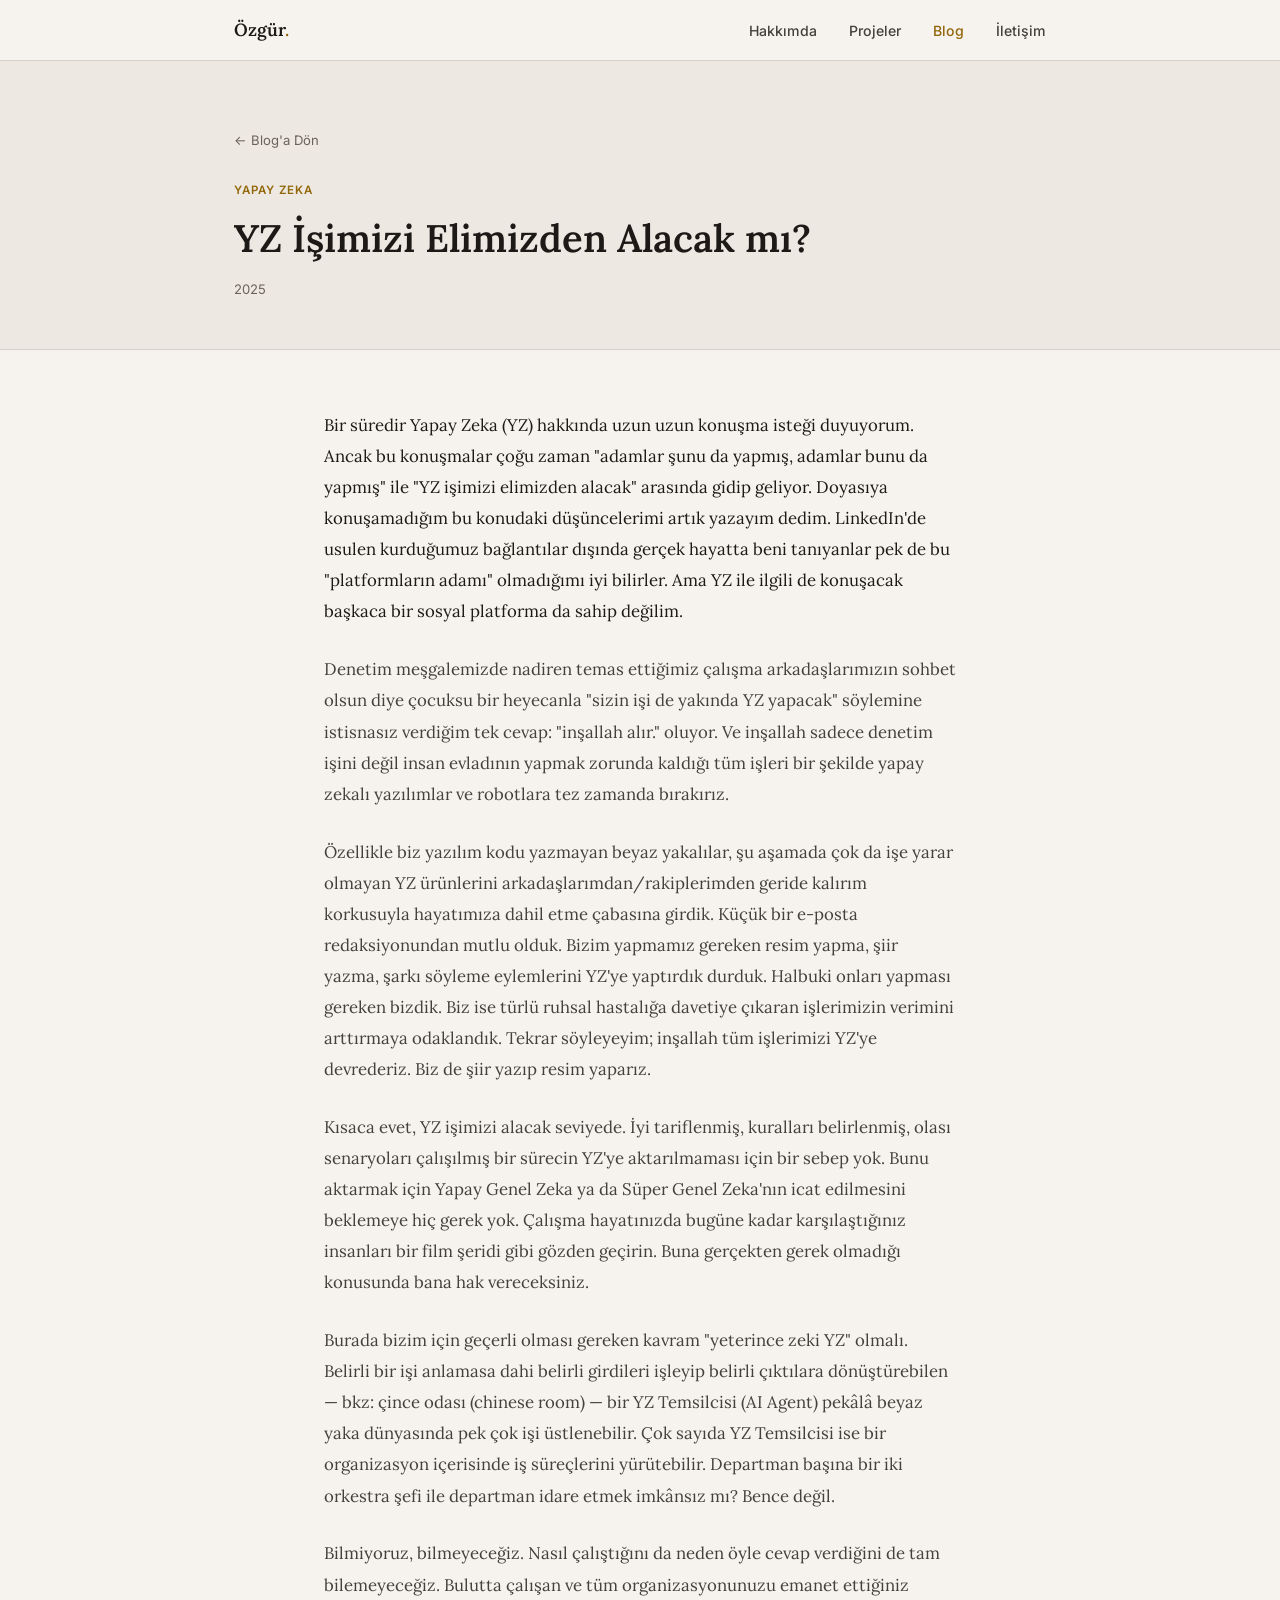
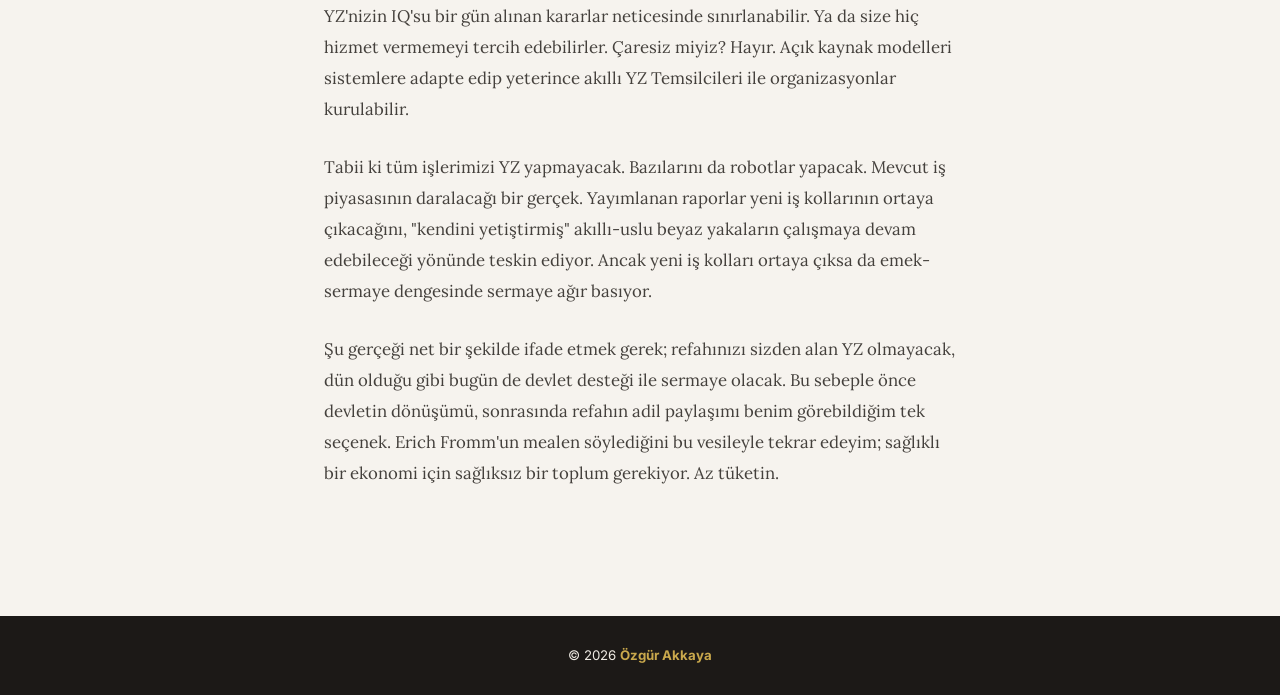
<file: yazi/yapay-zeka-uzerine.html>
<!DOCTYPE html>
<html lang="tr">
<head>
  <meta charset="UTF-8" />
  <meta name="viewport" content="width=device-width, initial-scale=1.0" />
  <title>Yapay Zeka Üzerine — Özgür Akkaya</title>
  <meta name="description" content="YZ işimizi elimizden alacak mı? Bir denetçinin gözünden yapay zeka, emek ve gelecek." />
  <link rel="stylesheet" href="../css/style.css" />
</head>
<body>

<nav aria-label="Ana gezinme">
  <div class="nav-inner">
    <a href="../index.html" class="nav-logo">Özgür<span>.</span></a>
    <button type="button" class="hamburger" id="hamburger" aria-label="Menüyü aç" aria-expanded="false" aria-controls="navLinks">
      <span></span><span></span><span></span>
    </button>
    <ul class="nav-links" id="navLinks">
      <li><a href="../index.html#about">Hakkımda</a></li>
      <li><a href="../index.html#projects">Projeler</a></li>
      <li><a href="../blog.html" class="active">Blog</a></li>
      <li><a href="../index.html#contact" class="nav-cta">İletişim</a></li>
    </ul>
  </div>
</nav>

<div class="article-hero">
  <div class="container">
    <a href="../blog.html" class="article-back">← Blog'a Dön</a>
    <div class="blog-meta" style="margin-bottom:14px;">
      <span class="blog-cat">Yapay Zeka</span>
    </div>
    <h1>YZ İşimizi Elimizden Alacak mı?</h1>
    <div class="article-meta">
      <span>2025</span>
    </div>
  </div>
</div>

<div class="article-content">
  <p>Bir süredir Yapay Zeka (YZ) hakkında uzun uzun konuşma isteği duyuyorum. Ancak bu konuşmalar çoğu zaman "adamlar şunu da yapmış, adamlar bunu da yapmış" ile "YZ işimizi elimizden alacak" arasında gidip geliyor. Doyasıya konuşamadığım bu konudaki düşüncelerimi artık yazayım dedim. LinkedIn'de usulen kurduğumuz bağlantılar dışında gerçek hayatta beni tanıyanlar pek de bu "platformların adamı" olmadığımı iyi bilirler. Ama YZ ile ilgili de konuşacak başkaca bir sosyal platforma da sahip değilim.</p>

  <p>Denetim meşgalemizde nadiren temas ettiğimiz çalışma arkadaşlarımızın sohbet olsun diye çocuksu bir heyecanla "sizin işi de yakında YZ yapacak" söylemine istisnasız verdiğim tek cevap: "inşallah alır." oluyor. Ve inşallah sadece denetim işini değil insan evladının yapmak zorunda kaldığı tüm işleri bir şekilde yapay zekalı yazılımlar ve robotlara tez zamanda bırakırız.</p>

  <p>Özellikle biz yazılım kodu yazmayan beyaz yakalılar, şu aşamada çok da işe yarar olmayan YZ ürünlerini arkadaşlarımdan/rakiplerimden geride kalırım korkusuyla hayatımıza dahil etme çabasına girdik. Küçük bir e-posta redaksiyonundan mutlu olduk. Bizim yapmamız gereken resim yapma, şiir yazma, şarkı söyleme eylemlerini YZ'ye yaptırdık durduk. Halbuki onları yapması gereken bizdik. Biz ise türlü ruhsal hastalığa davetiye çıkaran işlerimizin verimini arttırmaya odaklandık. Tekrar söyleyeyim; inşallah tüm işlerimizi YZ'ye devrederiz. Biz de şiir yazıp resim yaparız.</p>

  <p>Kısaca evet, YZ işimizi alacak seviyede. İyi tariflenmiş, kuralları belirlenmiş, olası senaryoları çalışılmış bir sürecin YZ'ye aktarılmaması için bir sebep yok. Bunu aktarmak için Yapay Genel Zeka ya da Süper Genel Zeka'nın icat edilmesini beklemeye hiç gerek yok. Çalışma hayatınızda bugüne kadar karşılaştığınız insanları bir film şeridi gibi gözden geçirin. Buna gerçekten gerek olmadığı konusunda bana hak vereceksiniz.</p>

  <p>Burada bizim için geçerli olması gereken kavram "yeterince zeki YZ" olmalı. Belirli bir işi anlamasa dahi belirli girdileri işleyip belirli çıktılara dönüştürebilen — bkz: çince odası (chinese room) — bir YZ Temsilcisi (AI Agent) pekâlâ beyaz yaka dünyasında pek çok işi üstlenebilir. Çok sayıda YZ Temsilcisi ise bir organizasyon içerisinde iş süreçlerini yürütebilir. Departman başına bir iki orkestra şefi ile departman idare etmek imkânsız mı? Bence değil.</p>

  <p>Bilmiyoruz, bilmeyeceğiz. Nasıl çalıştığını da neden öyle cevap verdiğini de tam bilemeyeceğiz. Bulutta çalışan ve tüm organizasyonunuzu emanet ettiğiniz YZ'nizin IQ'su bir gün alınan kararlar neticesinde sınırlanabilir. Ya da size hiç hizmet vermemeyi tercih edebilirler. Çaresiz miyiz? Hayır. Açık kaynak modelleri sistemlere adapte edip yeterince akıllı YZ Temsilcileri ile organizasyonlar kurulabilir.</p>

  <p>Tabii ki tüm işlerimizi YZ yapmayacak. Bazılarını da robotlar yapacak. Mevcut iş piyasasının daralacağı bir gerçek. Yayımlanan raporlar yeni iş kollarının ortaya çıkacağını, "kendini yetiştirmiş" akıllı-uslu beyaz yakaların çalışmaya devam edebileceği yönünde teskin ediyor. Ancak yeni iş kolları ortaya çıksa da emek-sermaye dengesinde sermaye ağır basıyor.</p>

  <p>Şu gerçeği net bir şekilde ifade etmek gerek; refahınızı sizden alan YZ olmayacak, dün olduğu gibi bugün de devlet desteği ile sermaye olacak. Bu sebeple önce devletin dönüşümü, sonrasında refahın adil paylaşımı benim görebildiğim tek seçenek. Erich Fromm'un mealen söylediğini bu vesileyle tekrar edeyim; sağlıklı bir ekonomi için sağlıksız bir toplum gerekiyor. Az tüketin.</p>
</div>

<footer>
  <div class="container">
    <p>© 2026 <strong>Özgür Akkaya</strong></p>
  </div>
</footer>

<script src="../js/main.js"></script>
</body>
</html>
</file>
<file: css/style.css>
/* ============================================
   ÖZGÜR AKKAYA — Personal Website
   Palet: Sıcak krem + koyu mürekkep + amber
   ============================================ */

@import url('https://fonts.googleapis.com/css2?family=Lora:ital,wght@0,400;0,500;0,600;1,400&family=Inter:wght@300;400;500;600&family=JetBrains+Mono:wght@400;500&display=swap');

/* === RESET & BASE === */
*, *::before, *::after { box-sizing: border-box; margin: 0; padding: 0; }

:root {
  /* Ana palet */
  --ink:         #1C1917;        /* koyu mürekkep — ana metin */
  --ink-mid:     #44403C;        /* orta mürekkep — ikincil metin */
  --ink-light:   #6B625B;        /* açık mürekkep — yardımcı metin */

  --amber:       #92670A;        /* amber — vurgu */
  --amber-dark:  #6D4C07;        /* koyu amber — hover */
  --amber-light: #FDF4DC;        /* çok açık amber — arka plan vurgu */

  --cream:       #F6F3EE;        /* ana arka plan */
  --cream-dark:  #EDE9E2;        /* bölüm arası */
  --parchment:   #FDFBF7;        /* kart / nav arka planı */

  --border:      #D6D0C8;        /* kenarlıklar */
  --white:       #FFFFFF;

  /* Tipografi */
  --font:        'Inter', system-ui, sans-serif;
  --serif:       'Lora', Georgia, serif;
  --mono:        'JetBrains Mono', monospace;

  --radius:      6px;
  --shadow:      0 2px 16px rgba(28,25,23,0.06);
  --shadow-md:   0 6px 32px rgba(28,25,23,0.10);
  --transition:  0.22s ease;
}

html { scroll-behavior: smooth; font-size: 16px; }

body {
  font-family: var(--font);
  color: var(--ink);
  background: var(--cream);
  line-height: 1.75;
  -webkit-font-smoothing: antialiased;
}

a { color: inherit; text-decoration: none; }
img { max-width: 100%; display: block; }
ul { list-style: none; }

:focus-visible { outline: 2px solid var(--amber); outline-offset: 5px; }
main:focus { outline: none; }
section[id] { scroll-margin-top: 80px; }

.skip-link {
  position: fixed;
  top: 8px;
  left: 16px;
  z-index: 200;
  padding: 8px 16px;
  border-radius: var(--radius);
  background: var(--ink);
  color: var(--parchment);
  transform: translateY(-160%);
}
.skip-link:focus { transform: translateY(0); }

/* === TYPOGRAPHY === */
h1 { font-family: var(--serif); font-size: clamp(2rem, 5vw, 3rem); font-weight: 600; line-height: 1.2; }
h2 { font-family: var(--serif); font-size: clamp(1.35rem, 3vw, 1.9rem); font-weight: 500; line-height: 1.3; }
h3 { font-size: 1.05rem; font-weight: 600; }
p  { color: var(--ink-mid); }

.mono { font-family: var(--mono); font-size: 0.85em; }

/* === LAYOUT === */
.container {
  max-width: 860px;
  margin: 0 auto;
  padding: 0 24px;
}

section { padding: 80px 0; }
section:nth-child(even) { background: var(--cream-dark); }
.home-page main > section { background: var(--cream); }
.home-page .hero, .home-page #projects, .home-page #contact { background: var(--cream-dark); }

/* === NAV === */
nav {
  position: sticky;
  top: 0;
  z-index: 100;
  background: rgba(246,243,238,0.94);
  backdrop-filter: blur(12px);
  border-bottom: 1px solid var(--border);
}

.nav-inner {
  display: flex;
  align-items: center;
  justify-content: space-between;
  height: 60px;
  max-width: 860px;
  margin: 0 auto;
  padding: 0 24px;
}

.nav-logo {
  font-family: var(--serif);
  font-weight: 600;
  font-size: 1.1rem;
  color: var(--ink);
}

.nav-logo span { color: var(--amber); }

.nav-links {
  display: flex;
  gap: 32px;
  align-items: center;
}

.nav-links a {
  font-size: 0.88rem;
  font-weight: 500;
  color: var(--ink-mid);
  transition: color var(--transition);
}

.nav-links a:hover,
.nav-links a.active { color: var(--amber); }

/* === HERO === */
.hero {
  padding: 100px 0 80px;
  background: var(--cream);
}

.hero h1 { margin-bottom: 20px; color: var(--ink); }

.hero-sub {
  font-size: 1.1rem;
  color: var(--ink-light);
  max-width: 480px;
  margin-bottom: 36px;
  line-height: 1.8;
}

.hero-actions { display: flex; gap: 14px; flex-wrap: wrap; }

.btn {
  display: inline-flex;
  align-items: center;
  gap: 8px;
  padding: 11px 22px;
  border-radius: var(--radius);
  font-size: 0.9rem;
  font-weight: 500;
  transition: all var(--transition);
  cursor: pointer;
  border: none;
}

.btn-primary {
  background: var(--amber);
  color: var(--parchment);
}
.btn-primary:hover { background: var(--amber-dark); transform: translateY(-1px); }

.btn-outline {
  background: transparent;
  color: var(--ink-mid);
  border: 1.5px solid var(--border);
}
.btn-outline:hover { border-color: var(--amber); color: var(--amber); transform: translateY(-1px); }

/* === ABOUT === */
.about-grid {
  display: grid;
  grid-template-columns: 1fr 1fr;
  gap: 60px;
  align-items: start;
}

.section-label {
  font-family: var(--mono);
  font-size: 0.72rem;
  color: var(--amber);
  letter-spacing: 0.12em;
  text-transform: uppercase;
  margin-bottom: 12px;
}

.about-text p + p { margin-top: 16px; }

.skill-list {
  display: flex;
  flex-wrap: wrap;
  gap: 8px;
  margin-top: 24px;
}

.skill-tag {
  background: var(--parchment);
  border: 1px solid var(--border);
  color: var(--ink-mid);
  font-size: 0.8rem;
  font-weight: 500;
  padding: 4px 12px;
  border-radius: 100px;
  transition: all var(--transition);
}

.skill-tag:hover { border-color: var(--amber); color: var(--amber); }

.timeline { margin-top: 8px; }

.timeline-item {
  display: flex;
  gap: 16px;
  padding: 14px 0;
  border-bottom: 1px solid var(--cream-dark);
}

.timeline-item:last-child { border-bottom: none; }

.timeline-year {
  font-family: var(--mono);
  font-size: 0.75rem;
  color: var(--amber);
  min-width: 82px;
  padding-top: 3px;
}

.timeline-content strong { display: block; font-size: 0.92rem; color: var(--ink); }
.timeline-content span   { font-size: 0.82rem; color: var(--ink-light); }

/* === PROJECTS === */
.section-header {
  display: flex;
  justify-content: space-between;
  align-items: flex-end;
  margin-bottom: 40px;
}

.section-header a {
  font-size: 0.88rem;
  color: var(--amber);
  font-weight: 500;
  display: flex;
  align-items: center;
  gap: 4px;
}

.project-card {
  background: var(--parchment);
  border: 1px solid var(--border);
  border-radius: 10px;
  overflow: hidden;
  transition: all var(--transition);
}

.project-card:hover {
  border-color: var(--amber);
  box-shadow: var(--shadow-md);
  transform: translateY(-2px);
}

.project-card + .project-card { margin-top: 24px; }

.teklif-card {
  display: grid;
  grid-template-columns: 190px 1fr;
}
.teklif-card-visual {
  display: flex;
  flex-direction: column;
  align-items: center;
  justify-content: center;
  gap: 18px;
  padding: 32px 24px;
  background: var(--amber-light);
  color: var(--amber-dark);
  border-right: 1px solid var(--border);
}
.teklif-card-visual svg { width: 72px; height: 86px; }
.teklif-card-visual span { font-family: var(--serif); font-size: 1.05rem; font-weight: 600; }

/* Featured card */
.project-card.featured {
  display: grid;
  grid-template-columns: 1fr 1fr;
  margin-bottom: 24px;
}

.project-card.featured .project-visual {
  background: linear-gradient(160deg, #0f0505 0%, #1f0808 55%, #2e0d0d 100%);
  min-height: 260px;
  display: flex;
  align-items: center;
  justify-content: center;
  padding: 32px;
  position: relative;
  overflow: hidden;
}

.project-card.featured .project-visual::before {
  content: '';
  position: absolute;
  inset: 0;
  background: radial-gradient(circle at 35% 55%, rgba(192,57,43,0.25), transparent 65%);
}

.rz-logo {
  font-family: var(--mono);
  font-size: 2rem;
  font-weight: 700;
  color: #E05545;
  letter-spacing: -0.04em;
  z-index: 1;
  text-shadow: 0 0 48px rgba(192,57,43,0.5);
}

.rz-logo span { color: rgba(255,255,255,0.12); }

.project-info { padding: 32px; }

.project-info h3 { font-size: 1.15rem; margin-bottom: 10px; font-family: var(--serif); font-weight: 500; }
.project-info p  { font-size: 0.88rem; color: var(--ink-light); margin-bottom: 20px; line-height: 1.7; }

.project-tags {
  display: flex;
  flex-wrap: wrap;
  gap: 6px;
  margin-bottom: 24px;
}

.tag {
  background: var(--cream-dark);
  color: var(--ink-mid);
  font-size: 0.76rem;
  padding: 3px 10px;
  border-radius: 100px;
  font-family: var(--mono);
  border: 1px solid var(--border);
}

.project-links { display: flex; gap: 12px; }

.project-link {
  font-size: 0.88rem;
  font-weight: 500;
  color: var(--amber);
  display: flex;
  align-items: center;
  gap: 6px;
  transition: gap var(--transition);
}

.project-link:hover { gap: 10px; }

/* === BLOG === */
.blog-grid {
  display: grid;
  grid-template-columns: repeat(auto-fill, minmax(260px, 1fr));
  gap: 20px;
}

.blog-card {
  background: var(--parchment);
  border: 1px solid var(--border);
  border-radius: 10px;
  padding: 26px;
  transition: all var(--transition);
  display: flex;
  flex-direction: column;
}

.blog-card:hover {
  border-color: var(--amber);
  transform: translateY(-2px);
  box-shadow: var(--shadow);
}

.blog-meta {
  display: flex;
  align-items: center;
  gap: 12px;
  margin-bottom: 14px;
}

.blog-cat {
  font-size: 0.72rem;
  font-weight: 600;
  color: var(--amber);
  text-transform: uppercase;
  letter-spacing: 0.08em;
}

.blog-date {
  font-size: 0.76rem;
  color: var(--ink-light);
  font-family: var(--mono);
}

.blog-card h3 { margin-bottom: 10px; font-size: 1rem; font-family: var(--serif); font-weight: 500; line-height: 1.4; }
.blog-card p  { font-size: 0.86rem; color: var(--ink-light); flex: 1; margin-bottom: 18px; line-height: 1.65; }

.blog-card .read-more {
  font-size: 0.83rem;
  font-weight: 500;
  color: var(--amber);
  display: flex;
  align-items: center;
  gap: 4px;
}

/* === CONTACT === */
.contact-wrapper {
  display: grid;
  grid-template-columns: 1fr 1fr;
  gap: 60px;
  align-items: center;
}

.contact-info p { margin-bottom: 32px; }

.contact-links { display: flex; flex-direction: column; gap: 12px; }

.contact-item {
  display: flex;
  align-items: center;
  gap: 14px;
  padding: 16px 20px;
  border: 1px solid var(--border);
  border-radius: var(--radius);
  background: var(--parchment);
  transition: all var(--transition);
}

.contact-item:hover {
  border-color: var(--amber);
  background: var(--amber-light);
}

.contact-icon {
  width: 38px; height: 38px;
  background: var(--amber-light);
  border-radius: 7px;
  display: flex;
  align-items: center;
  justify-content: center;
  flex-shrink: 0;
}

.contact-icon svg { width: 17px; height: 17px; stroke: var(--amber); fill: none; }

.contact-item-text { min-width: 0; overflow-wrap: anywhere; }

.contact-item-text strong { display: block; font-size: 0.8rem; color: var(--ink-light); margin-bottom: 2px; }
.contact-item-text span   { font-size: 0.92rem; font-weight: 500; color: var(--ink); }

/* === FOOTER === */
footer {
  background: var(--ink);
  color: var(--ink-light);
  padding: 28px 0;
  text-align: center;
  font-size: 0.83rem;
}

footer p { color: var(--cream-dark); }
footer strong { color: #C9A84C; }

/* === BLOG PAGE === */
.blog-hero {
  background: var(--cream-dark);
  padding: 60px 0 40px;
  border-bottom: 1px solid var(--border);
}

.blog-list { padding: 60px 0; background: var(--cream); }

.blog-post-item {
  display: grid;
  grid-template-columns: 100px 1fr;
  gap: 24px;
  padding: 28px 0;
  border-bottom: 1px solid var(--border);
  transition: all var(--transition);
}

.blog-post-item:hover h3 { color: var(--amber); }

.blog-post-date {
  font-family: var(--mono);
  font-size: 0.76rem;
  color: var(--ink-light);
  padding-top: 4px;
}

.filter-btn {
  min-height: 44px;
  padding: 8px 18px;
  border: 1.5px solid var(--border);
  border-radius: 100px;
  background: transparent;
  font-family: var(--font);
  font-size: 0.85rem;
  font-weight: 500;
  cursor: pointer;
  color: var(--ink-mid);
  transition: color var(--transition), background var(--transition), border-color var(--transition);
}
.filter-btn:hover, .filter-btn.active {
  background: var(--amber);
  border-color: var(--amber);
  color: var(--parchment);
}

/* === BLOG ARTICLE PAGE === */
.article-hero {
  background: var(--cream-dark);
  padding: 64px 0 48px;
  border-bottom: 1px solid var(--border);
}

.article-hero .article-back {
  display: inline-flex;
  align-items: center;
  gap: 6px;
  font-size: 0.82rem;
  color: var(--ink-light);
  margin-bottom: 28px;
  transition: color var(--transition);
}

.article-hero .article-back:hover { color: var(--amber); }

.article-hero h1 {
  font-family: var(--serif);
  font-size: clamp(1.6rem, 4vw, 2.4rem);
  line-height: 1.25;
  max-width: 680px;
  margin-bottom: 16px;
}

.article-meta {
  display: flex;
  align-items: center;
  gap: 12px;
  font-size: 0.82rem;
  color: var(--ink-light);
}

.article-content {
  max-width: 680px;
  margin: 0 auto;
  padding: 60px 24px 100px;
}

.article-content p {
  font-family: var(--serif);
  font-size: 1.05rem;
  line-height: 1.85;
  color: var(--ink-mid);
  margin-bottom: 1.6em;
}

.article-content p:first-child { color: var(--ink); }

/* === REDZONE PAGE === */
.rz-hero {
  background: linear-gradient(160deg, #0f0505 0%, #1f0808 55%, #2e0d0d 100%);
  padding: 80px 0;
  color: var(--parchment);
}

.rz-hero h1 { font-family: var(--mono); color: var(--parchment); font-weight: 700; letter-spacing: -0.03em; }
.rz-hero h1 span { color: #E05545; }

/* RedZone sayfasına özel kırmızı override'lar */
.rz-page .section-label  { color: #C0392B; }
.rz-page .feature-card:hover { border-color: #C0392B; }
.rz-page .feature-icon   { background: #FDECEA; }
.rz-page .btn-primary    { background: #C0392B; }
.rz-page .btn-primary:hover { background: #96281B; }
.rz-page footer strong   { color: #E05545; }

.feature-grid {
  display: grid;
  grid-template-columns: repeat(auto-fill, minmax(250px, 1fr));
  gap: 18px;
  margin-top: 48px;
}

.feature-card {
  background: var(--parchment);
  border: 1px solid var(--border);
  border-radius: 10px;
  padding: 26px;
  transition: all var(--transition);
}

.feature-card:hover {
  border-color: var(--amber);
  box-shadow: var(--shadow);
}

.feature-icon {
  width: 42px; height: 42px;
  background: var(--amber-light);
  border-radius: 9px;
  display: flex;
  align-items: center;
  justify-content: center;
  margin-bottom: 14px;
  font-size: 1.2rem;
}

.feature-card h3 { margin-bottom: 8px; font-size: 1rem; }
.feature-card p  { font-size: 0.86rem; line-height: 1.65; }

.btn-white {
  background: var(--parchment);
  color: var(--amber);
  padding: 11px 26px;
  border-radius: var(--radius);
  font-weight: 600;
  display: inline-flex;
  align-items: center;
  gap: 8px;
  transition: all var(--transition);
}

.btn-white:hover { transform: translateY(-2px); box-shadow: 0 8px 24px rgba(0,0,0,0.15); }

/* === BUCK PAGE === */
.buck-hero {
  background: linear-gradient(160deg, #0b1220 0%, #111a2c 55%, #16233b 100%);
  padding: 80px 0;
  color: var(--parchment);
}

.buck-hero h1 {
  font-family: var(--mono);
  color: var(--parchment);
  font-weight: 700;
  letter-spacing: -0.03em;
  display: flex;
  align-items: center;
  gap: 14px;
}

.buck-hero h1 img { width: 48px; height: 48px; border-radius: 12px; }
.buck-hero h1 span { color: #34D399; }

.buck-page .section-label     { color: #1E8A5F; }
.buck-page .feature-card:hover { border-color: #1E8A5F; }
.buck-page .feature-icon      { background: #E4F5EC; }
.buck-page .btn-primary       { background: #1E8A5F; }
.buck-page .btn-primary:hover { background: #16673F; }
.buck-page footer strong      { color: #34D399; }

.persona-grid {
  display: grid;
  grid-template-columns: repeat(auto-fill, minmax(180px, 1fr));
  gap: 16px;
  margin-top: 40px;
}

.persona-card {
  background: var(--parchment);
  border: 1px solid var(--border);
  border-radius: 10px;
  padding: 22px;
  text-align: center;
  transition: all var(--transition);
}

.persona-card:hover { border-color: #1E8A5F; box-shadow: var(--shadow); transform: translateY(-2px); }
.persona-card .persona-emoji { font-size: 2rem; margin-bottom: 10px; }
.persona-card h3 { font-size: 0.95rem; margin-bottom: 4px; }
.persona-card .persona-badge {
  font-family: var(--mono);
  font-size: 0.66rem;
  color: #1E8A5F;
  margin-bottom: 8px;
  display: block;
}
.persona-card p { font-size: 0.8rem; line-height: 1.5; }

.badge-row { display: flex; gap: 12px; flex-wrap: wrap; align-items: center; }

.store-badge {
  display: inline-flex;
  align-items: center;
  gap: 8px;
  padding: 10px 18px;
  border-radius: var(--radius);
  border: 1.5px solid rgba(255,255,255,0.18);
  color: rgba(255,255,255,0.55);
  font-size: 0.85rem;
  font-family: var(--mono);
}

.buck-card-visual {
  background: linear-gradient(160deg, #0b1220 0%, #111a2c 55%, #16233b 100%);
  min-height: 180px;
  display: flex;
  align-items: center;
  justify-content: center;
  padding: 24px;
}

.buck-card-visual img { width: 60px; height: 60px; border-radius: 14px; }

/* === HAMBURGER (mobile) === */
.hamburger {
  display: none;
  flex-direction: column;
  gap: 5px;
  cursor: pointer;
  width: 44px;
  height: 44px;
  padding: 0;
  align-items: center;
  justify-content: center;
  background: transparent;
  border: 0;
}

.hamburger span {
  display: block;
  width: 22px; height: 2px;
  background: var(--ink);
  border-radius: 2px;
  transition: all var(--transition);
}

/* === GALERİ === */
.gallery-grid {
  display: grid;
  grid-template-columns: repeat(auto-fill, minmax(min(320px, 100%), 1fr));
  gap: 20px;
}

.gallery-item {
  border-radius: 8px;
  overflow: hidden;
  border: 1px solid var(--border);
  background: var(--parchment);
  cursor: pointer;
  transition: transform var(--transition), box-shadow var(--transition);
}

.gallery-item:hover {
  transform: translateY(-3px);
  box-shadow: 0 8px 24px rgba(0,0,0,0.12);
}

.gallery-item img {
  width: 100%;
  height: 200px;
  object-fit: cover;
  object-position: top;
  display: block;
}

.gallery-item span {
  display: block;
  padding: 10px 14px;
  font-size: 0.82rem;
  color: var(--ink-mid);
  font-family: var(--mono);
  letter-spacing: 0.04em;
}

/* Lightbox */
.lightbox-overlay {
  display: none;
  position: fixed;
  inset: 0;
  background: rgba(0,0,0,0.85);
  z-index: 1000;
  align-items: center;
  justify-content: center;
  cursor: zoom-out;
}

.lightbox-overlay.open { display: flex; }

.lightbox-overlay img {
  max-width: 92vw;
  max-height: 88vh;
  border-radius: 6px;
  box-shadow: 0 20px 60px rgba(0,0,0,0.5);
  cursor: default;
}

/* === RESPONSIVE === */
@media (max-width: 720px) {
  section { padding: 60px 0; }

  .hamburger { display: flex; }

  .nav-links {
    display: none;
    position: absolute;
    top: 60px; left: 0; right: 0;
    background: var(--cream);
    flex-direction: column;
    padding: 20px 24px;
    border-bottom: 1px solid var(--border);
    gap: 8px;
  }

  .nav-links a { display: block; padding: 8px 16px; }
  .nav-links.open { display: flex; }

  .about-grid,
  .contact-wrapper { grid-template-columns: 1fr; gap: 40px; }

  .project-card.featured, .teklif-card { grid-template-columns: 1fr; }
  .teklif-card-visual {
    flex-direction: row;
    gap: 16px;
    padding: 24px;
    border-right: 0;
    border-bottom: 1px solid var(--border);
  }
  .teklif-card-visual svg { width: 42px; height: 50px; }
  .project-card.featured .project-visual { min-height: 160px; }

  .blog-post-item { grid-template-columns: 1fr; gap: 8px; }
}

@media (max-width: 400px) {
  .project-info { padding: 24px; }
  .timeline-item { gap: 12px; }
  .timeline-year { min-width: 76px; }
  .section-header { gap: 16px; align-items: center; }
}

@media (prefers-reduced-motion: reduce) {
  html { scroll-behavior: auto; }
  *, *::before, *::after {
    animation: none !important;
    transition: none !important;
  }
}
</file>
